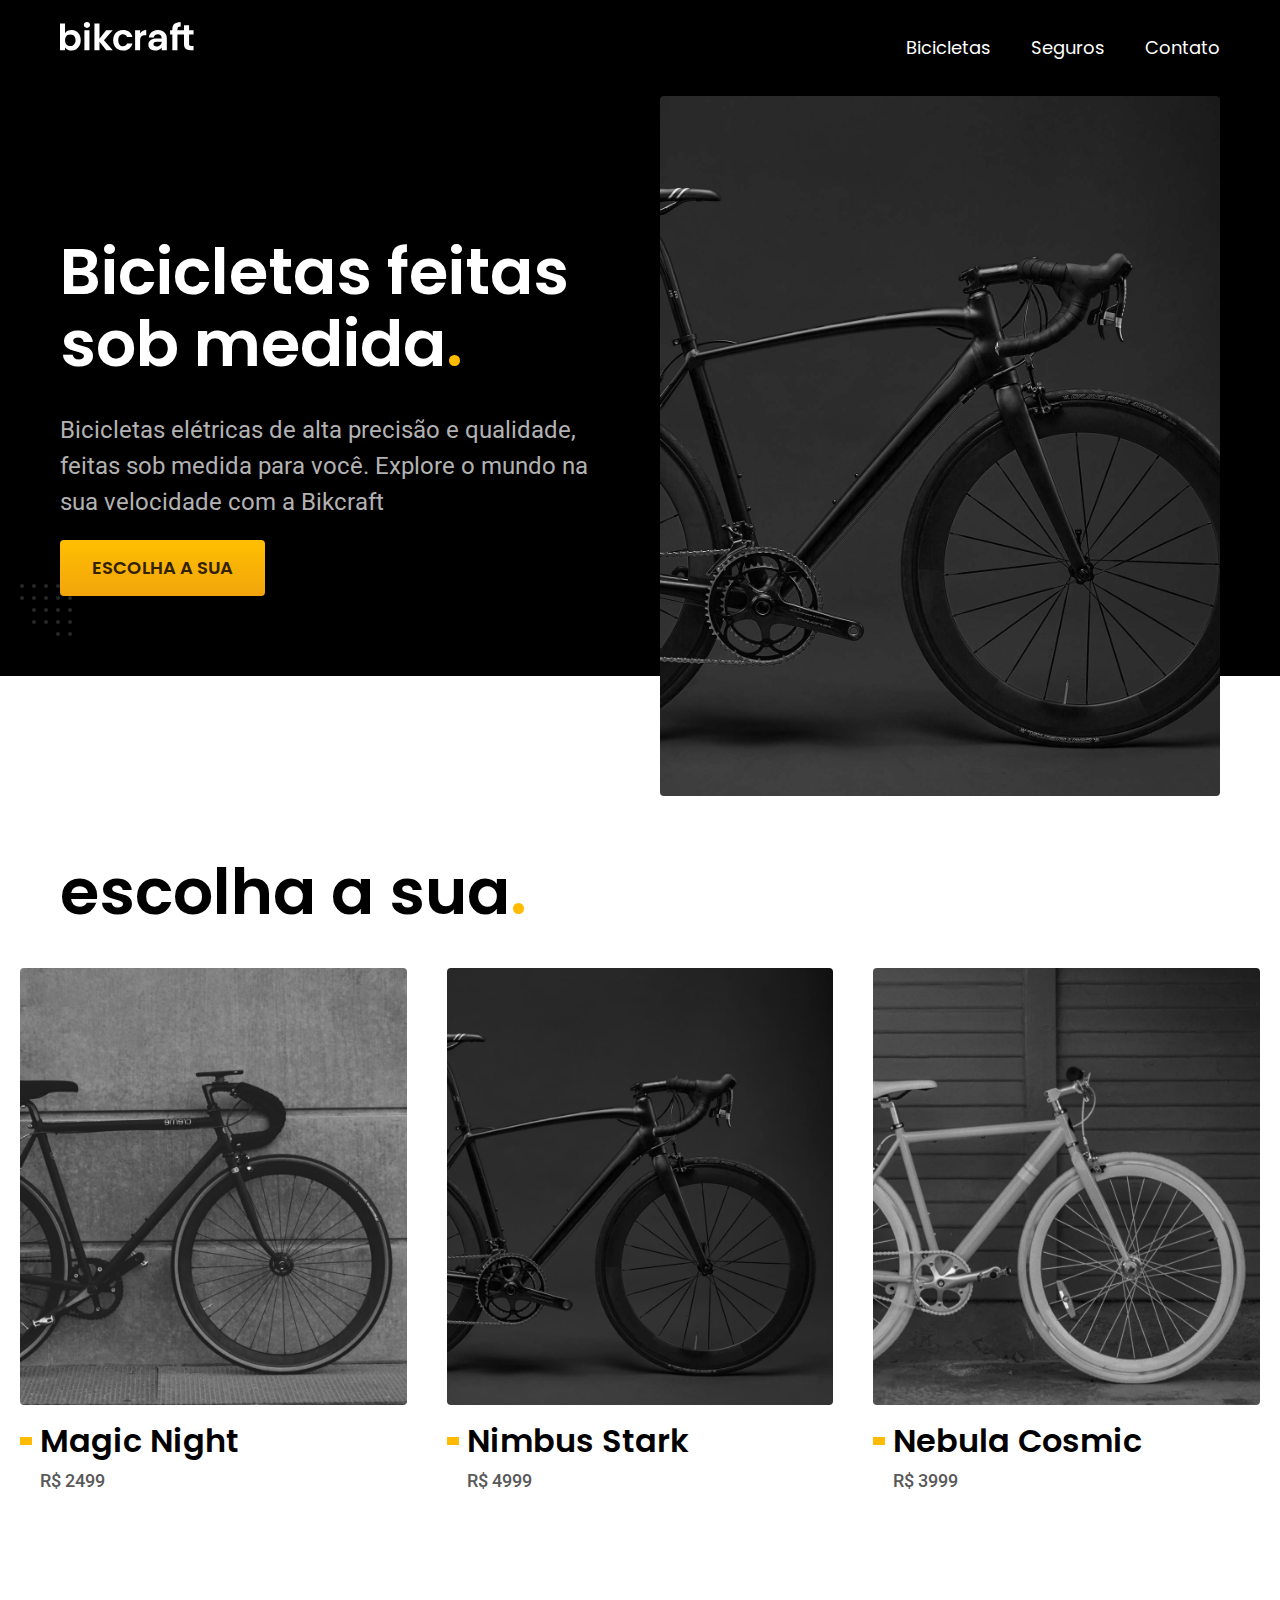
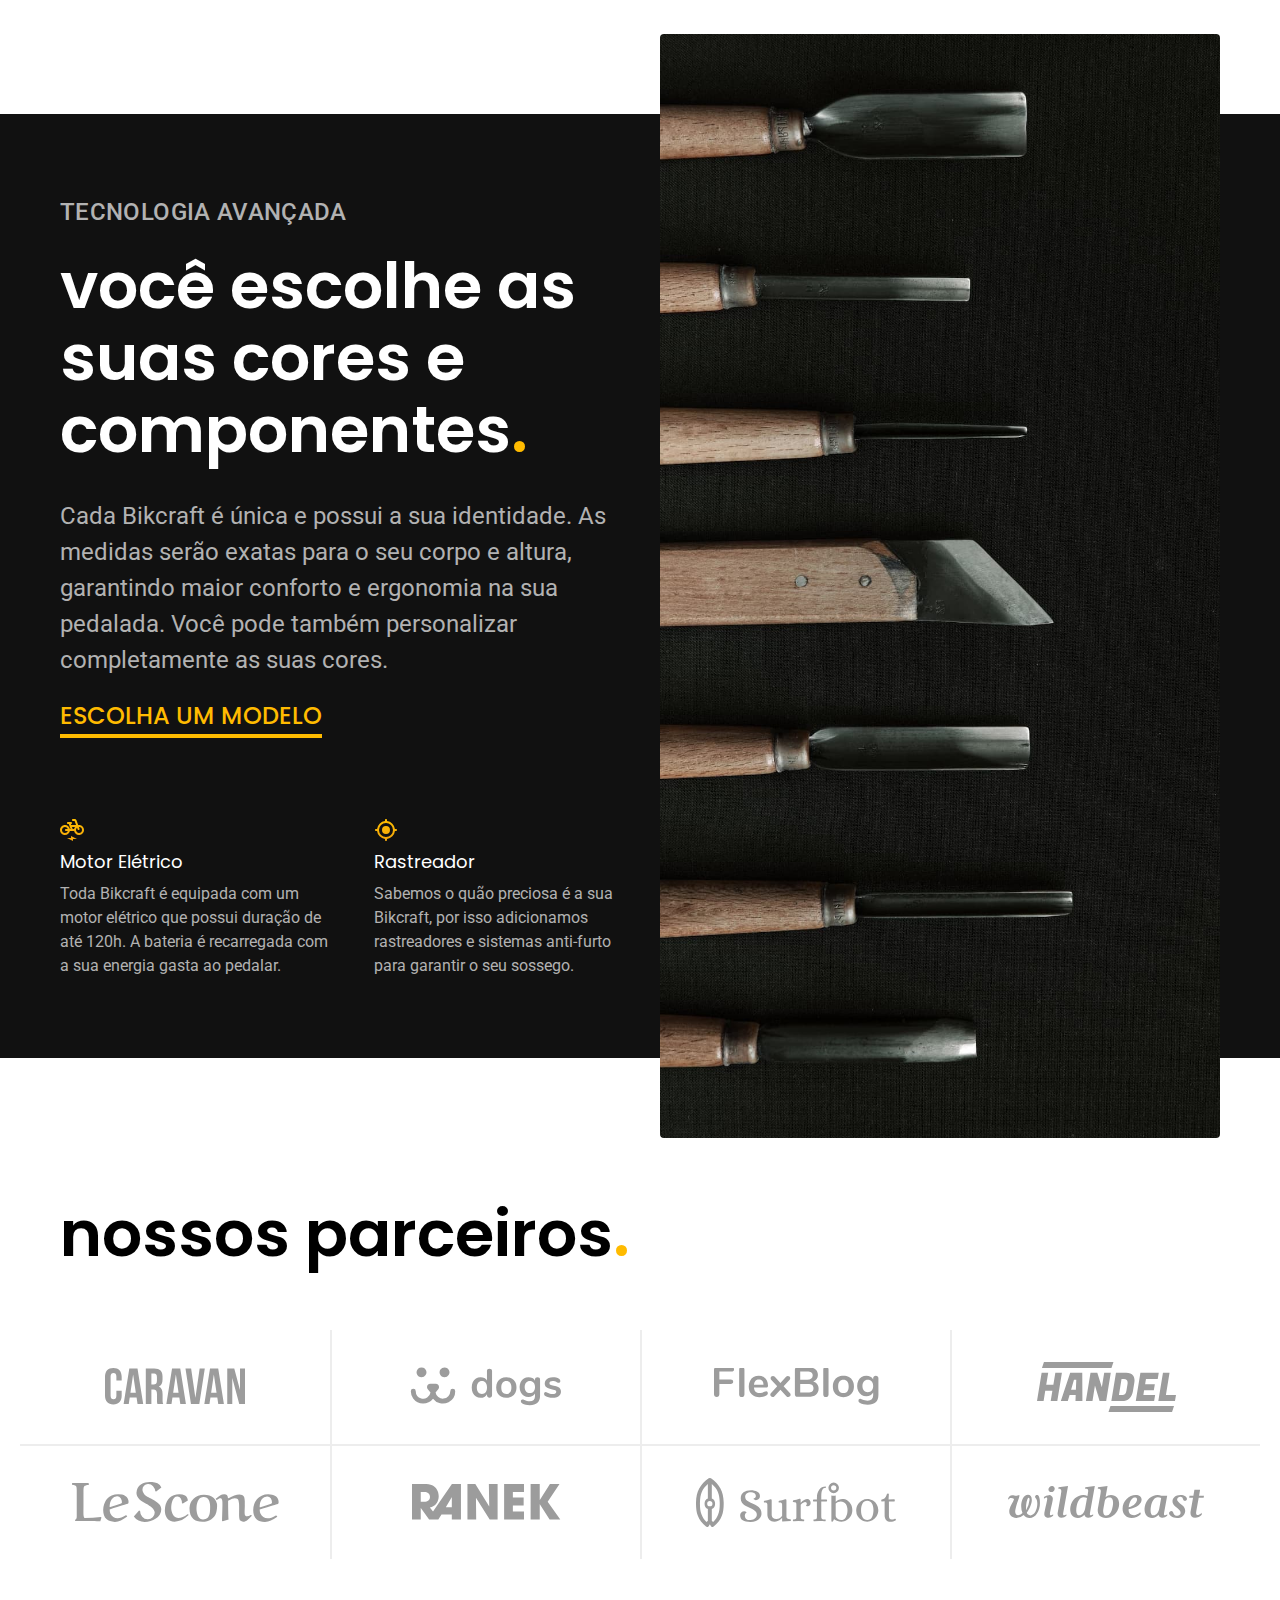
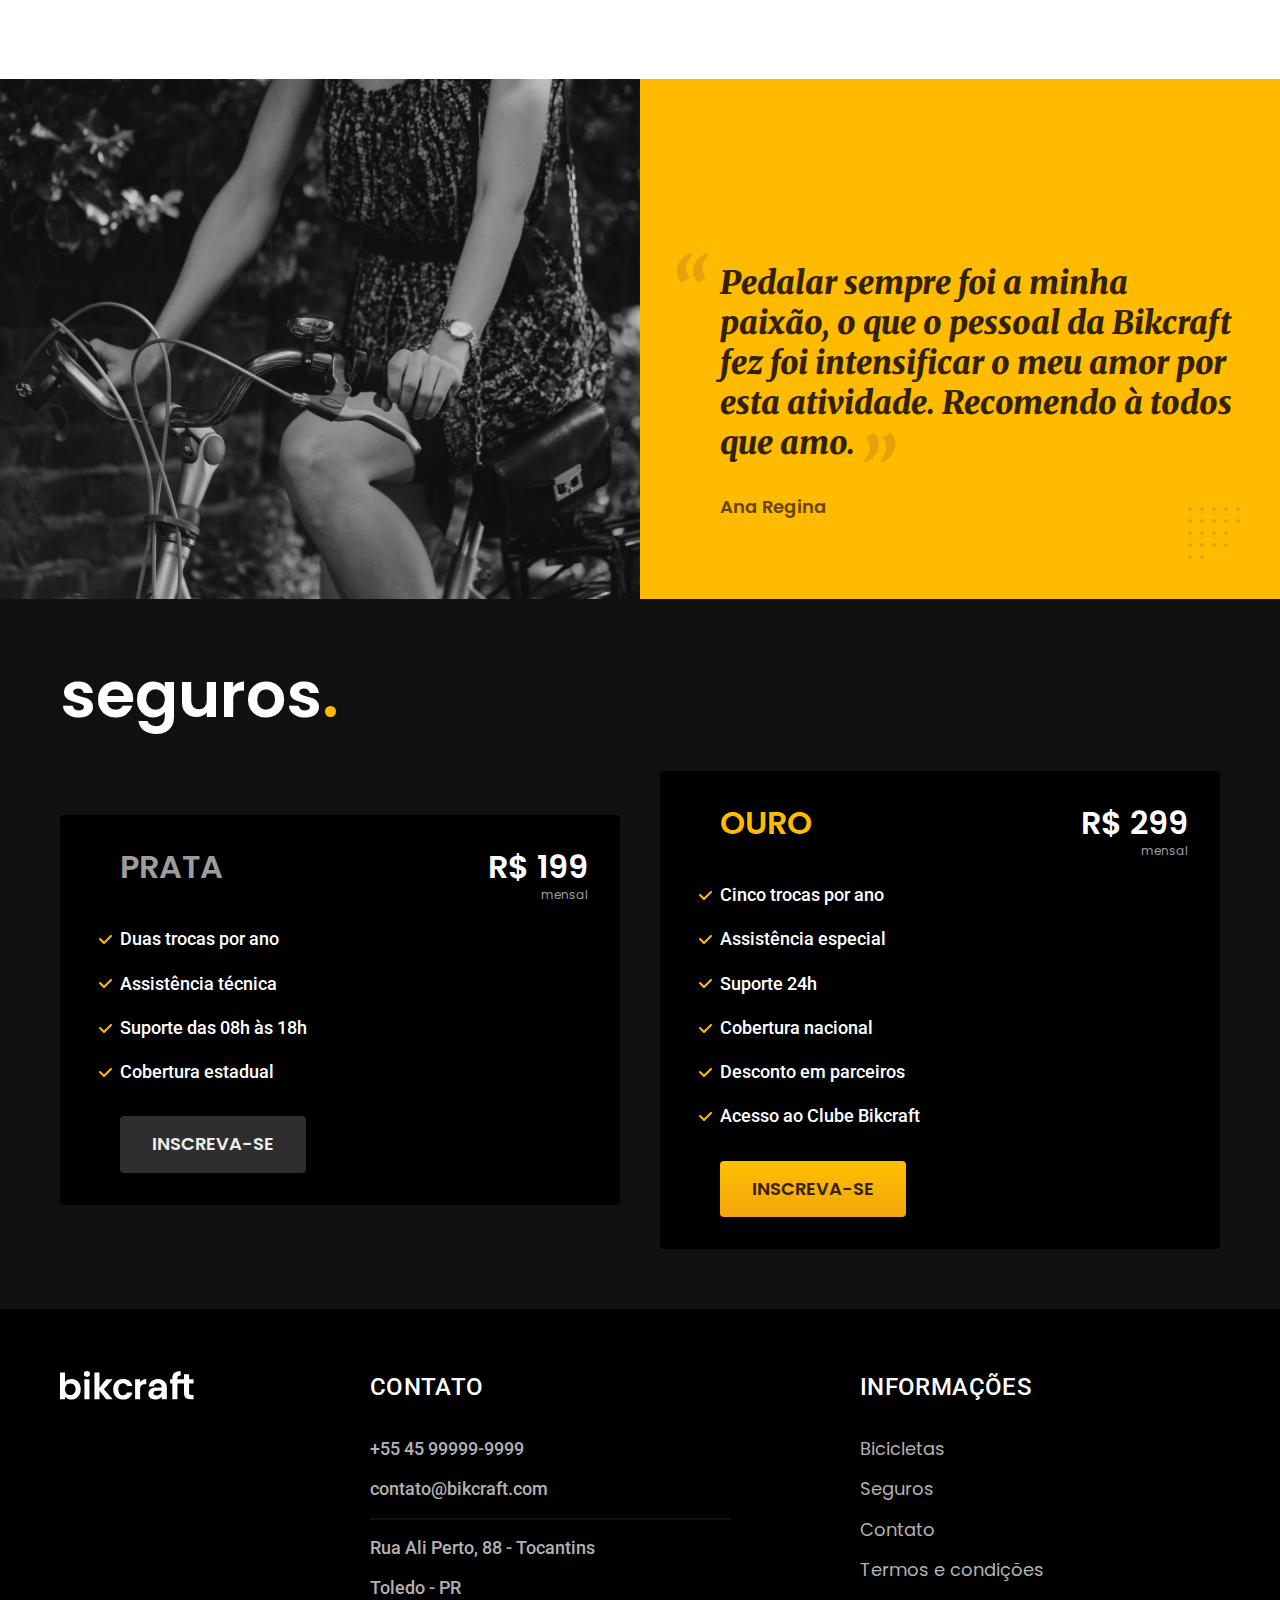
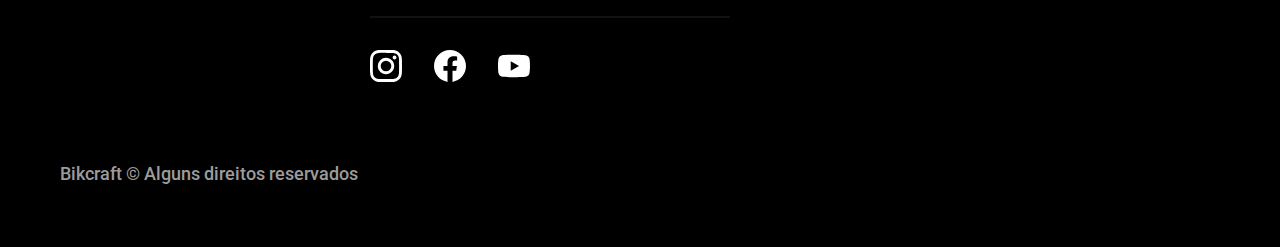
<file: index.html>
<!DOCTYPE html>
<html lang="en">
<head>
  <meta charset="UTF-8">
  <meta http-equiv="X-UA-Compatible" content="IE=edge">
  <meta name="viewport" content="width=device-width, initial-scale=1.0">
  <title>Bikcraft - Bicicletas Elétricas</title>
  <meta name="description" content="Bicicletas elétricas de alta precisão e qualidade, feitas sob medida para você. Explore o mundo na sua velocidade com a Bikcraft.">
  <link rel="icon" href="./favicon.svg" type="image/svg+xml">
  <link rel="preload" href="./css/style.min.css" as="style">
  <link rel="stylesheet" href="./css/style.min.css">
  <link rel="preconnect" href="https://fonts.googleapis.com">
  <link rel="preconnect" href="https://fonts.gstatic.com" crossorigin>
  <link href="https://fonts.googleapis.com/css2?family=Merriweather:ital,wght@1,900&family=Poppins:wght@400;600&family=Roboto:wght@400;500&display=swap" rel="stylesheet">
  <script>document.documentElement.classList.add('js');</script>
</head>

<body>
  <header class="header-bg">
    <div class="header container">
      <a href="./">
        <img src="./img/bikcraft.svg" width="136" height="32" alt="Bikcraft" >
      </a>
      <nav aria-label="primaria">
        <ul class="header-menu font-1-m cor-0">
          <li><a href="./bicicletas.html">Bicicletas</a></li>
          <li><a href="./seguros.html">Seguros</a></li>
          <li><a href="./contato.html">Contato</a></li>
        </ul>
      </nav>
    </div>
  </header>  
  
  <main class="introducao-bg">
    <div class="introducao container">
      <div class="introducao-conteudo">
        <h1 class="font-1-xxl cor-0 fadeInDown" data-anime="200">Bicicletas feitas sob medida<span class="cor-p1">.</span></h1>
        <p class="font-2-l cor-5 fadeInDown" data-anime="400">Bicicletas elétricas de alta precisão e qualidade, feitas sob medida para você. Explore o mundo na sua velocidade com a Bikcraft</p>
        <a class="botao fadeInDown" data-anime="600" href="./bicicletas.html">Escolha a sua</a>
      </div>
      <picture data-anime="800" class="fadeInDown">
        <source media="(max-width: 800px)" srcset="./img/bicicletas/nimbus.jpg">
        <img src="./img/fotos/introducao.jpg" width="1280" height="1600" alt="Bicicleta elétrica preta">
      </picture>
    </div>
  </main>
  
  <article class="bicicletas-lista">
    <h2 class="container font-1-xxl">escolha a sua<span class="cor-p1">.</span></h2>
    <ul>
      <li>
        <a href="./bicicletas/magic.html">
        <img src="./img/bicicletas/magic-home.jpg" alt="">
        <h3 class="font-1-xl">Magic Night</h3>
        <span class="font-2-m cor-8">R$ 2499</span>
        </a>
      </li>
      <li>
        <a href="./bicicletas/nimbus.html">
        <img src="./img/bicicletas/nimbus-home.jpg" alt="">
        <h3 class="font-1-xl">Nimbus Stark</h3>
        <span class="font-2-m cor-8">R$ 4999</span>
        </a>
      </li>
      <li>
        <a href="./bicicletas/nebula.html">
        <img src="./img/bicicletas/nebula-home.jpg" alt="">
        <h3 class="font-1-xl">Nebula Cosmic</h3>
        <span class="font-2-m cor-8">R$ 3999</span>
        </a>
      </li>
    </ul>
  </article>
  
  <article class="tecnlogia-bg">
    <div class="tecnologia container">
      <div class="tecnologia-conteudo">
        <span class="font-2-l-b cor-5">Tecnologia avançada</span>
        <h2 class="font-1-xxl cor-0">você escolhe as suas cores e componentes<span class="cor-p1">.</span></h2>
        <p class="font-2-l cor-5">Cada Bikcraft é única e possui a sua identidade. As medidas serão exatas para o seu corpo e altura, garantindo maior conforto e ergonomia na sua pedalada. Você pode também personalizar completamente as suas cores.</p>
        <a class="link" href="./bicicletas.html">Escolha um modelo</a>
        <div class="tecnologia-vantagens">
          <div>
            <img src="./img/icones/eletrica.svg" alt="">
            <h3 class="font-1-m cor-0">Motor Elétrico</h3>
            <p class="font-2-s cor-5">Toda Bikcraft é equipada com um motor elétrico que possui duração de até 120h. A bateria é recarregada com a sua energia gasta ao pedalar.</p>
          </div>
          <div>
            <img src="./img/icones/rastreador.svg" alt="">
            <h3 class="font-1-m cor-0">Rastreador</h3>
            <p class="font-2-s cor-5">Sabemos o quão preciosa é a sua Bikcraft, por isso adicionamos rastreadores e sistemas anti-furto para garantir o seu sossego.</p>
          </div>
        </div>
      </div>
      <div class="tecnologia-imagem">
        <img src="./img/fotos/tecnologia.jpg" alt="">
      </div>
    </div>
  </article>

  <section class="parceiros" aria-label="Nossos Parceiros">
    <h2 class="container font-1-xxl">nossos parceiros<span class="cor-p1">.</span></h2>

    <ul>
      <li><img src="./img/parceiros/caravan.svg" alt="caravan"></li>
      <li><img src="./img/parceiros/dogs.svg" alt="dogs"></li>
      <li><img src="./img/parceiros/flexblog.svg" alt="flexblog"></li>
      <li><img src="./img/parceiros/handel.svg" alt="handel"></li>
      <li><img src="./img/parceiros/lescone.svg" alt="lescone"></li>
      <li><img src="./img/parceiros/ranek.svg" alt="ranek"></li>
      <li><img src="./img/parceiros/surfbot.svg" alt="surfbot"></li>
      <li><img src="./img/parceiros/wildbeast.svg" alt="wildbeast"></li>
    </ul>
  </section>

  <section class="depoimento" aria-label="Depoimento">
    <div>
      <img src="./img/fotos/depoimento.jpg" alt="Pessoa pedalando">
    </div>
    <div class="depoimento-conteudo">
      <blockquote class="font-1-xl cor-p5">
        <p>Pedalar sempre foi a minha paixão, o que o pessoal da Bikcraft fez foi intensificar o meu amor por esta atividade. Recomendo à todos que amo.</p>
      </blockquote>
      <span class="font-1-m-b cor-p4">Ana Regina</span>
    </div>
  </section>

  <article class="seguros-bg">
    <div class="seguros container">
      <h2 class="font-1-xxl cor-0">seguros<span class="cor-p1">.</span></h2>
      <div class="seguros-item">
        <h3 class="font-1-xl cor-6">PRATA</h3>
        <span class="font-1-xl cor-0">R$ 199 <span class="font-1-xs cor-6">mensal</span></span>
        <ul class="font-2-m cor-0">
          <li>Duas trocas por ano</li>
          <li>Assistência técnica</li>
          <li>Suporte das 08h às 18h</li>
          <li>Cobertura estadual</li>
        </ul>
        <a class="botao secundario" href="./orcamento.html">Inscreva-se</a>
      </div>
      <div class="seguros-item">
        <h3 class="font-1-xl cor-p1">OURO</h3>
        <span class="font-1-xl cor-0">R$ 299 <span class="font-1-xs cor-6">mensal</span></span>
        <ul class="font-2-m cor-0">
          <li>Cinco trocas por ano</li>
          <li>Assistência especial</li>
          <li>Suporte 24h</li>
          <li>Cobertura nacional</li>
          <li>Desconto em parceiros</li>
          <li>Acesso ao Clube Bikcraft</li>
        </ul>
        <a class="botao" href="./orcamento.html">Inscreva-se</a>
      </div>
    </div>
  </article>

  <footer class="footer-bg">
    <div class="footer container">
      <img src="./img/bikcraft.svg" alt="Bikcraft">
      <div class="footer-contato">
        <h3 class="font-2-l-b cor-0">Contato</h3>
        <ul class="font-2-m cor-5">
          <li><a href="tel:+5545999999999">+55 45 99999-9999</a></li>
          <li><a href="mailto:contato@bikcraft.com">contato@bikcraft.com</a></li>
          <li>Rua Ali Perto, 88 - Tocantins</li>
          <li>Toledo - PR</li>
        </ul>
        <div class="footer-redes">
          <a href="./">
            <img src="./img/redes/instagram.svg" alt="instagram">
          </a>
          <a href="./">
            <img src="./img/redes/facebook.svg" alt="facebook">
          </a>
          <a href="./">
            <img src="./img/redes/youtube.svg" alt="youtube">
          </a>
        </div>
      </div>
      <div class="footer-informacoes">
        <h3 class="font-2-l-b cor-0">Informações</h3>
        <nav>
          <ul class="font-1-m cor-5">
              <li><a href="./bicicletas.html">Bicicletas</a></li>
              <li><a href="./seguros.html">Seguros</a></li>
              <li><a href="./contato.html">Contato</a></li>
              <li><a href="./termos.html">Termos e condições</a></li>
          </ul>
        </nav>
      </div>
      <p class="footer-copy font-2-m cor-6">Bikcraft © Alguns direitos reservados</p>
    </div>
  </footer>

  <script src="./js/plugins/simple-anime.js"></script>
  <script src="./js/script.js"></script>
</body>

</html>
</file>
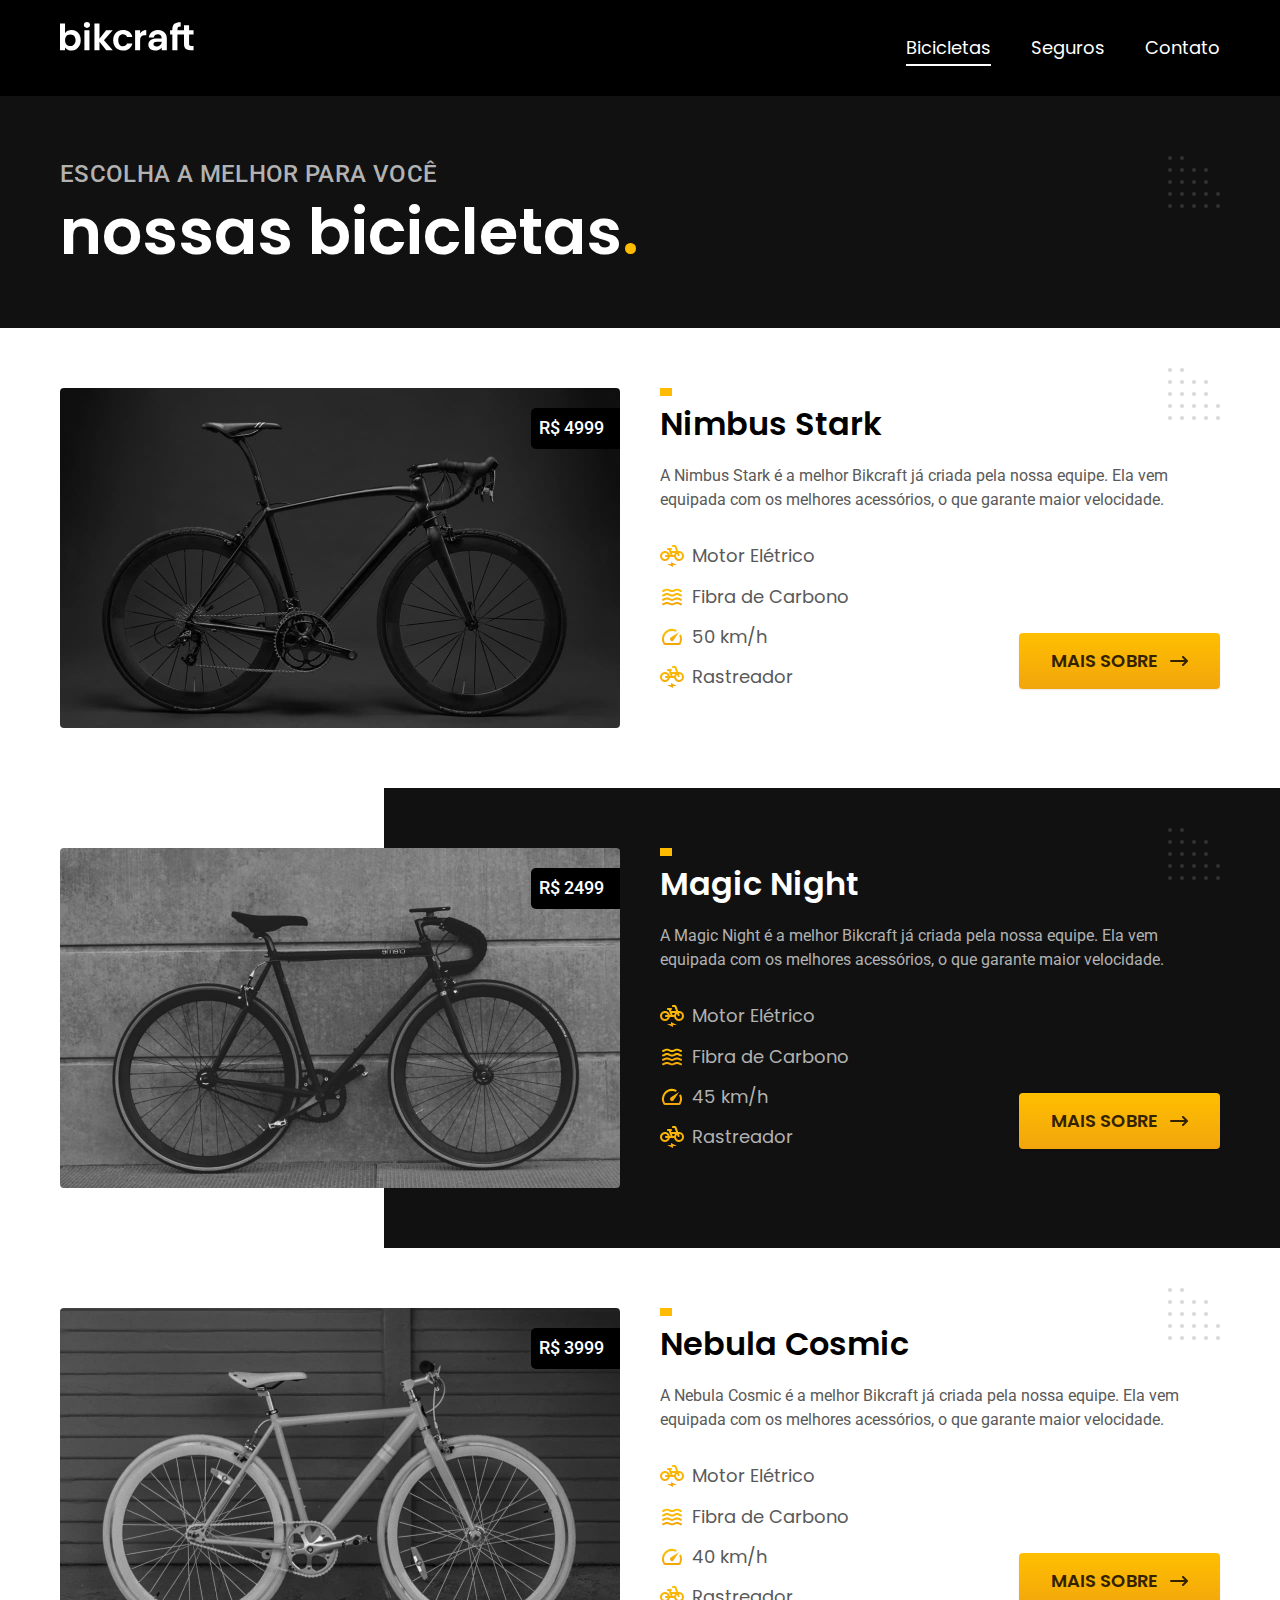
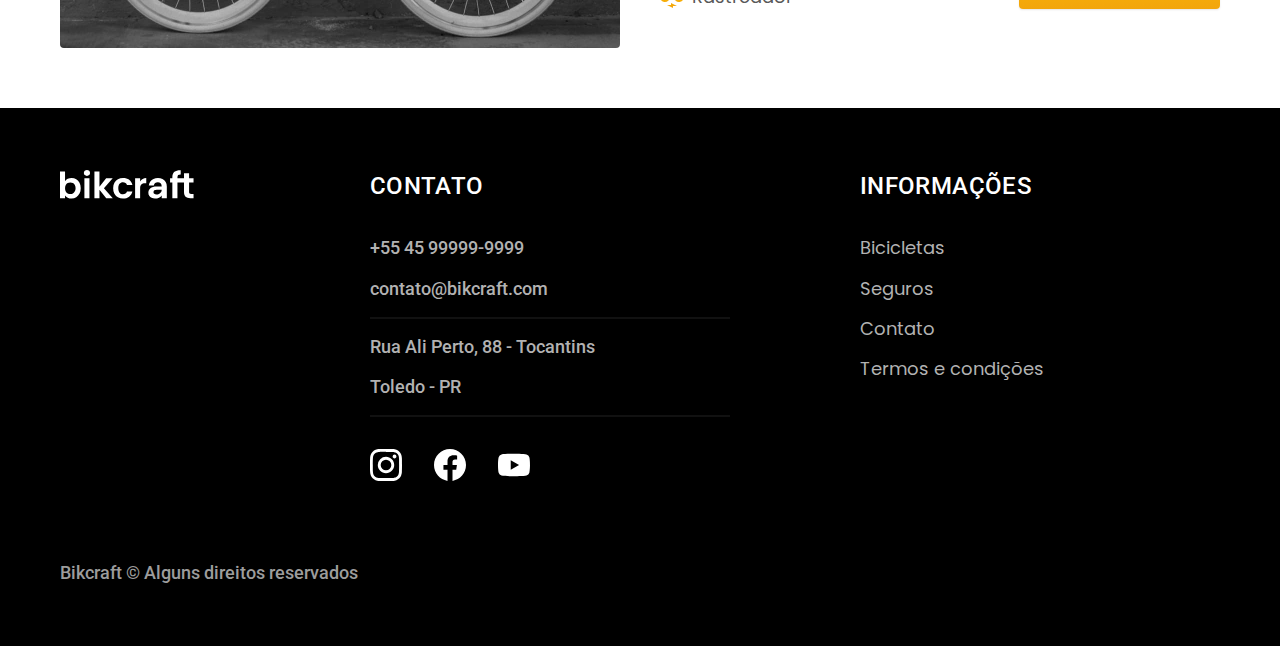
<file: bicicletas.html>
<!DOCTYPE html>
<html lang="en">
<head>
  <meta charset="UTF-8">
  <meta http-equiv="X-UA-Compatible" content="IE=edge">
  <meta name="viewport" content="width=device-width, initial-scale=1.0">
  <title>Bicicletas | Bikcraft</title>
  <meta name="description" content="Termos e condições">
  <link rel="icon" href="./favicon.svg" type="image/svg+xml">
  <link rel="preload" href="./css/style.min.css" as="style">
  <link rel="stylesheet" href="./css/style.min.css">
  <link rel="preconnect" href="https://fonts.googleapis.com">
  <link rel="preconnect" href="https://fonts.gstatic.com" crossorigin>
  <link href="https://fonts.googleapis.com/css2?family=Merriweather:ital,wght@1,900&family=Poppins:wght@400;600&family=Roboto:wght@400;500&display=swap" rel="stylesheet">
<script>document.documentElement.classList.add('js');</script>
</head>

<body id="bicicletas">
  <header class="header-bg">
    <div class="header container">
      <a href="./">
        <img src="./img/bikcraft.svg" alt="Bikcraft">
      </a>
      <nav aria-label="primaria">
        <ul class="header-menu font-1-m cor-0">
          <li><a href="./bicicletas.html">Bicicletas</a></li>
          <li><a href="./seguros.html">Seguros</a></li>
          <li><a href="./contato.html">Contato</a></li>
        </ul>
      </nav>
    </div>
  </header>  

  <main>
    <div class="titulo-bg">
      <div class="titulo container">
        <p class="font-2-l-b cor-5">Escolha a melhor para você</p>
        <h1 class="font-1-xxl cor-0">nossas bicicletas<span class="cor-p1">.</span></h1>
      </div>
    </div>

    
      <div class="bicicletas container">
        <div class="bicicletas-imagem">
          <img src="./img/bicicletas/nimbus.jpg" alt="Bicicleta preta">
          <span class="font-2-m cor-0">R$ 4999</span>
        </div>
        <div class="bicicletas-conteudo">
          <h2 class="font-1-xl">Nimbus Stark</h2>
          <p class="font-2-s cor-8">A Nimbus Stark é a melhor Bikcraft já criada pela nossa equipe. Ela vem equipada com os melhores acessórios, o que garante maior velocidade.</p>
          <ul class="font-1-m cor-8">
            <li> 
              <img src="./img/icones/eletrica.svg" alt="">
              Motor Elétrico
            </li>
            <li> 
              <img src="./img/icones/carbono.svg" alt="">
              Fibra de Carbono
            </li>
            <li> 
              <img src="./img/icones/velocidade.svg" alt="">
              50 km/h
            </li>
            <li> 
              <img src="./img/icones/eletrica.svg" alt="">
              Rastreador
            </li>
          </ul>
          <a class="botao seta" href="./bicicletas/nimbus.html">Mais Sobre</a>
        </div>
      </div>
    

    <div class="bicicletas-bg">
      <div class="bicicletas container">
        <div class="bicicletas-imagem">
          <img src="./img/bicicletas/magic.jpg" alt="Bicicleta cinza">
          <span class="font-2-m cor-0">R$ 2499</span>
        </div>
        <div class="bicicletas-conteudo">
          <h2 class="font-1-xl cor-0">Magic Night</h2>
          <p class="font-2-s cor-5">A Magic Night é a melhor Bikcraft já criada pela nossa equipe. Ela vem equipada com os melhores acessórios, o que garante maior velocidade.</p>
          <ul class="font-1-m cor-5">
            <li> 
              <img src="./img/icones/eletrica.svg" alt="">
              Motor Elétrico
            </li>
            <li> 
              <img src="./img/icones/carbono.svg" alt="">
              Fibra de Carbono
            </li>
            <li> 
              <img src="./img/icones/velocidade.svg" alt="">
              45 km/h
            </li>
            <li> 
              <img src="./img/icones/eletrica.svg" alt="">
              Rastreador
            </li>
          </ul>
          <a class="botao seta" href="./bicicletas/magic.html">Mais Sobre</a>

        </div>
      </div>
    </div>

    
      <div class="bicicletas container">
        <div class="bicicletas-imagem">
          <img src="./img/bicicletas/nebula.jpg" alt="Bicicleta branca">
          <span class="font-2-m cor-0">R$ 3999</span>
        </div>
        <div class="bicicletas-conteudo">
          <h2 class="font-1-xl">Nebula Cosmic</h2>
          <p class="font-2-s cor-8">A Nebula Cosmic é a melhor Bikcraft já criada pela nossa equipe. Ela vem equipada com os melhores acessórios, o que garante maior velocidade.</p>
          <ul class="font-1-m cor-8">
            <li> 
              <img src="./img/icones/eletrica.svg" alt="">
              Motor Elétrico
            </li>
            <li> 
              <img src="./img/icones/carbono.svg" alt="">
              Fibra de Carbono
            </li>
            <li> 
              <img src="./img/icones/velocidade.svg" alt="">
              40 km/h
            </li>
            <li> 
              <img src="./img/icones/eletrica.svg" alt="">
              Rastreador
            </li>
          </ul>
          <a class="botao seta" href="./bicicletas/nebula.html">Mais Sobre</a>
        </div>
      </div>
    

  </main>


  <footer class="footer-bg">
    <div class="footer container">
      <img src="./img/bikcraft.svg" alt="Bikcraft">
      <div class="footer-contato">
        <h3 class="font-2-l-b cor-0">Contato</h3>
        <ul class="font-2-m cor-5">
          <li><a href="tel:+5545999999999">+55 45 99999-9999</a></li>
          <li><a href="mailto:contato@bikcraft.com">contato@bikcraft.com</a></li>
          <li>Rua Ali Perto, 88 - Tocantins</li>
          <li>Toledo - PR</li>
        </ul>
        <div class="footer-redes">
          <a href="./">
            <img src="./img/redes/instagram.svg" alt="instagram">
          </a>
          <a href="./">
            <img src="./img/redes/facebook.svg" alt="facebook">
          </a>
          <a href="./">
            <img src="./img/redes/youtube.svg" alt="youtube">
          </a>
        </div>
      </div>
      <div class="footer-informacoes">
        <h3 class="font-2-l-b cor-0">Informações</h3>
        <nav>
          <ul class="font-1-m cor-5">
              <li><a href="./bicicletas.html">Bicicletas</a></li>
              <li><a href="./seguros.html">Seguros</a></li>
              <li><a href="./contato.html">Contato</a></li>
              <li><a href="./termos.html">Termos e condições</a></li>
          </ul>
        </nav>
      </div>
      <p class="footer-copy font-2-m cor-6">Bikcraft © Alguns direitos reservados</p>
    </div>
  </footer>


  <script src="./js/script.js"></script>
</body>

</html>
</file>
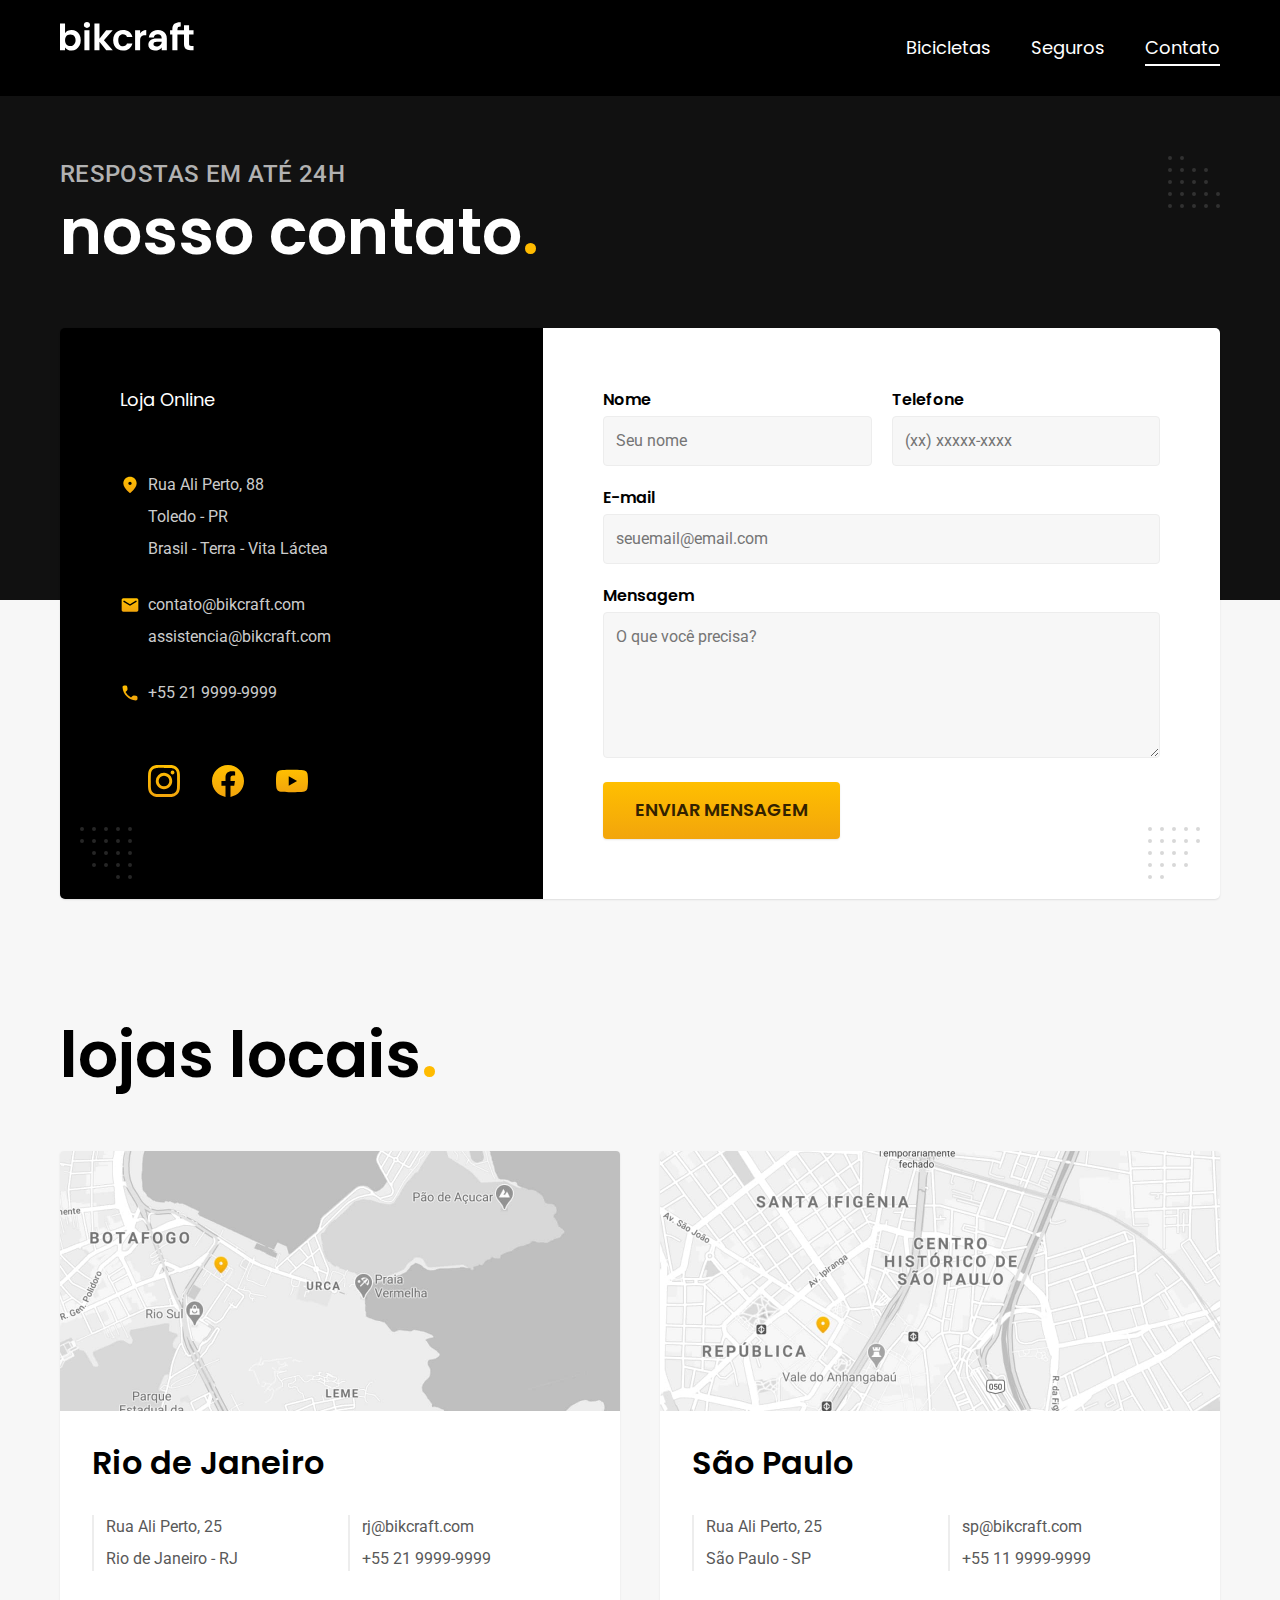
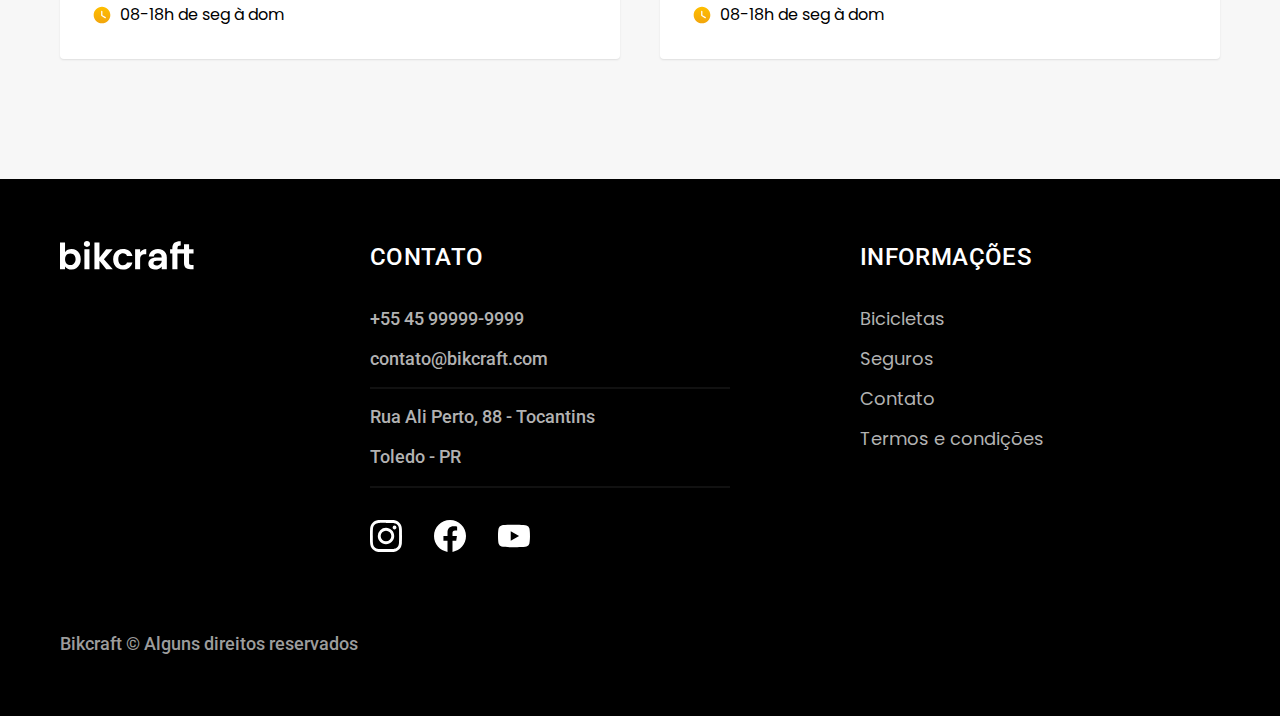
<file: contato.html>
<!DOCTYPE html>
<html lang="en">
<head>
  <meta charset="UTF-8">
  <meta http-equiv="X-UA-Compatible" content="IE=edge">
  <meta name="viewport" content="width=device-width, initial-scale=1.0">
  <title>Contato | Bikcraft</title>
  <meta name="description" content="Contato">
  <link rel="icon" href="./favicon.svg" type="image/svg+xml">
  <link rel="preload" href="./css/style.min.css" as="style">
  <link rel="stylesheet" href="./css/style.min.css">
  <link rel="preconnect" href="https://fonts.googleapis.com">
  <link rel="preconnect" href="https://fonts.gstatic.com" crossorigin>
  <link href="https://fonts.googleapis.com/css2?family=Merriweather:ital,wght@1,900&family=Poppins:wght@400;600&family=Roboto:wght@400;500&display=swap" rel="stylesheet">
<script>document.documentElement.classList.add('js');</script>
</head>

<body id="contato">
  <header class="header-bg">
    <div class="header container">
      <a href="./">
        <img src="./img/bikcraft.svg" alt="Bikcraft">
      </a>
      <nav aria-label="primaria">
        <ul class="header-menu font-1-m cor-0">
          <li><a href="./bicicletas.html">Bicicletas</a></li>
          <li><a href="./seguros.html">Seguros</a></li>
          <li><a href="./contato.html">Contato</a></li>
        </ul>
      </nav>
    </div>
  </header>  

  <main>
    <div class="titulo-bg">
      <div class="titulo container">
        <p class="font-2-l-b cor-5">Respostas em até 24h</p>
        <h1 class="font-1-xxl cor-0">nosso contato<span class="cor-p1">.</span></h1>
      </div>
    </div>

    <div class="contato container">
      <section class="contato-dados" aria-label="Endereço">
        <h2 class="font-1-m cor-0">Loja Online</h2>
        <div class="contato-endereco font-2-s cor-4">
          <p>Rua Ali Perto, 88</p>
          <p>Toledo - PR</p>
          <p>Brasil - Terra - Vita Láctea</p>
        </div>
        <address class="contato-meios font-2-s cor-4">
          <a href="mailto:contato@bikcraft.com">contato@bikcraft.com</a>
          <a href="mailto:assistencia@bikcraft.com">assistencia@bikcraft.com</a>
          <a href="tel:+552199999999">+55 21 9999-9999</a>
        </address>
        <div class="contato-redes">
          <a href="./">
            <img src="./img/redes/instagram-p.svg" alt="Instagram">
          </a>
          <a href="./">
            <img src="./img/redes/facebook-p.svg" alt="Facebook">
          </a>
          <a href="./">
            <img src="./img/redes/youtube-p.svg" alt="Youtube">
          </a>
        </div>
      </section>
      <section class="contato-formulario" aria-label="Formulário">
        <form class="form" action="./contato.html">
          <div>
            <label for="nome">Nome</label>
            <input type="text" id="nome" name="nome" placeholder="Seu nome"> 
          </div>
          <div>
            <label for="telefone">Telefone</label>
            <input type="text" id="telefone" name="telefone" placeholder="(xx) xxxxx-xxxx"> 
          </div>
          <div class="col-2">
            <label for="email">E-mail</label>
            <input type="email" id="email" name="email" placeholder="seuemail@email.com"> 
          </div>
          <div class="col-2">
            <label for="mensagem">Mensagem</label>
            <textarea rows="5" id="mensagem" name="mensagem" placeholder="O que você precisa?"></textarea> 
          </div>
        <button class="botao col-2">Enviar Mensagem</button>
        </form>
      </section>
  </main>

  <article class="lojas container">
    <h2 class="font-1-xxl">lojas locais<span class="cor-p1">.</span></h2>
    <div class="lojas-item">
      <img src="./img/lojas/rj.jpg" alt="mapa marcando o endereço em Rua Ali Perto, 25 - Rio de Janeiro - RJ">
      <div class="lojas-conteudo">
        <h3 class="font-1-xl">Rio de Janeiro</h3>
        <div class="lojas-dados font-2-s cor-8">
          <p>Rua Ali Perto, 25</p>
          <p>Rio de Janeiro - RJ</p>
        </div>
        <div class="lojas-dados font-2-s cor-8">
          <a href="mailto:rj@bikcraft.com">rj@bikcraft.com</a>
          <a href="tel:+552199999999">+55 21 9999-9999</a>
        </div>
        <p class="lojas-tempo font-1-s"><img src="./img/icones/horario.svg" alt="">08-18h de seg à dom</p>
      </div>
    </div>

    <div class="lojas-item">
      <img src="./img/lojas/sp.jpg" alt="mapa marcando o endereço em Rua Ali Perto, 25 - São Paulo - SP">
      <div class="lojas-conteudo">
        <h3 class="font-1-xl">São Paulo</h3>
        <div class="lojas-dados font-2-s cor-8">
          <p>Rua Ali Perto, 25</p>
          <p>São Paulo - SP</p>
        </div>
        <div class="lojas-dados font-2-s cor-8">
          <a href="mailto:sp@bikcraft.com">sp@bikcraft.com</a>
          <a href="tel:+551199999999">+55 11 9999-9999</a>
        </div>
        <p class="lojas-tempo font-1-s"><img src="./img/icones/horario.svg" alt="">08-18h de seg à dom</p>
      </div>
    </div>
  </article>

  <footer class="footer-bg">
    <div class="footer container">
      <img src="./img/bikcraft.svg" alt="Bikcraft">
      <div class="footer-contato">
        <h3 class="font-2-l-b cor-0">Contato</h3>
        <ul class="font-2-m cor-5">
          <li><a href="tel:+5545999999999">+55 45 99999-9999</a></li>
          <li><a href="mailto:contato@bikcraft.com">contato@bikcraft.com</a></li>
          <li>Rua Ali Perto, 88 - Tocantins</li>
          <li>Toledo - PR</li>
        </ul>
        <div class="footer-redes">
          <a href="./">
            <img src="./img/redes/instagram.svg" alt="instagram">
          </a>
          <a href="./">
            <img src="./img/redes/facebook.svg" alt="facebook">
          </a>
          <a href="./">
            <img src="./img/redes/youtube.svg" alt="youtube">
          </a>
        </div>
      </div>
      <div class="footer-informacoes">
        <h3 class="font-2-l-b cor-0">Informações</h3>
        <nav>
          <ul class="font-1-m cor-5">
              <li><a href="./bicicletas.html">Bicicletas</a></li>
              <li><a href="./seguros.html">Seguros</a></li>
              <li><a href="./contato.html">Contato</a></li>
              <li><a href="./termos.html">Termos e condições</a></li>
          </ul>
        </nav>
      </div>
      <p class="footer-copy font-2-m cor-6">Bikcraft © Alguns direitos reservados</p>
    </div>
  </footer>


  <script src="./js/script.js"></script>
</body>

</html>
</file>
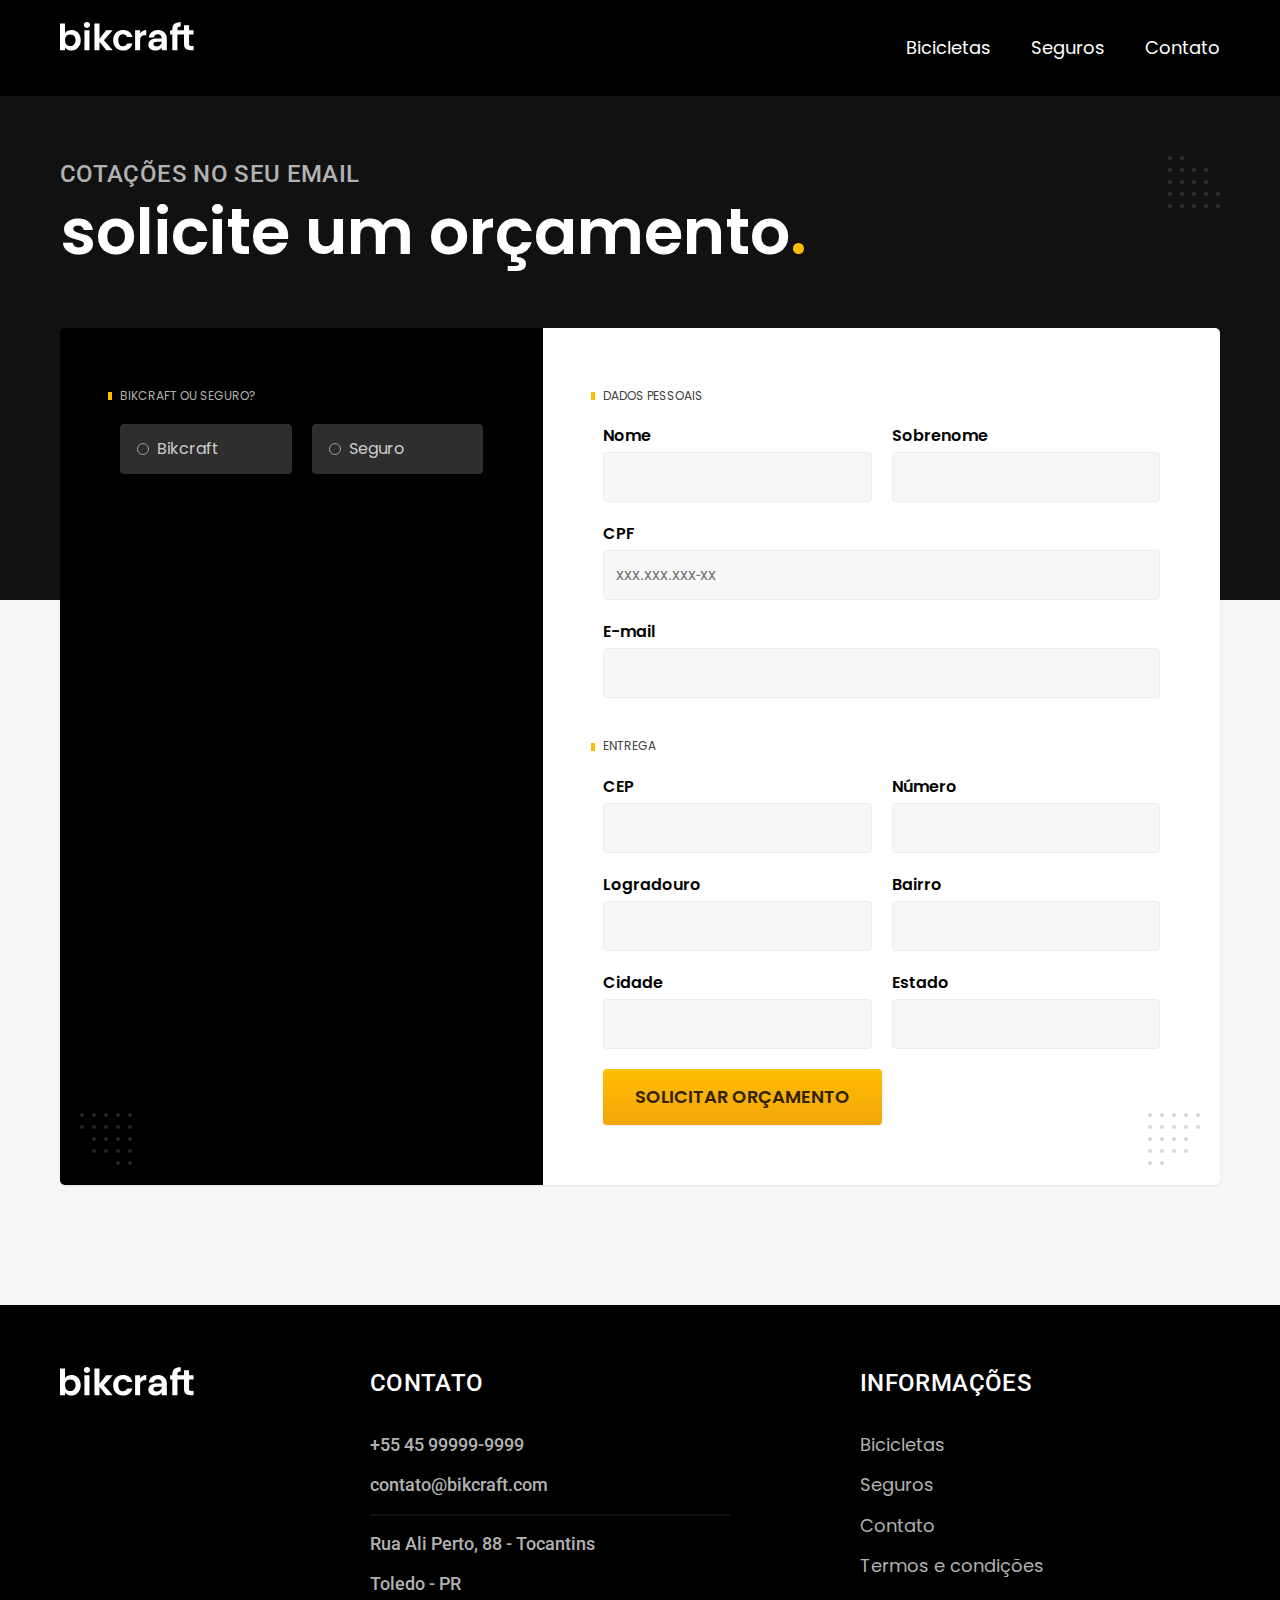
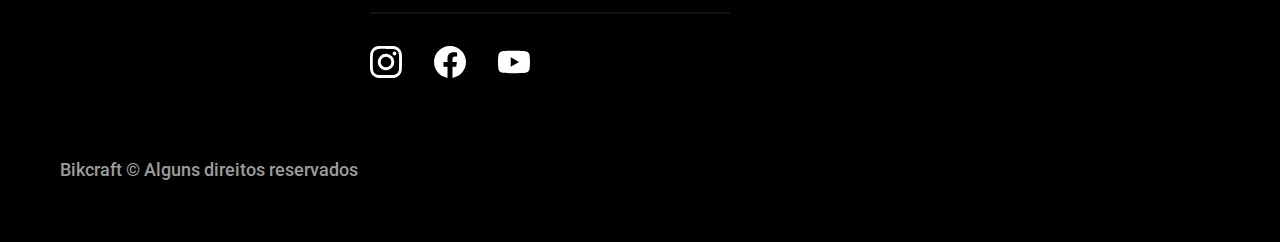
<file: orcamento.html>
<!DOCTYPE html>
<html lang="en">
<head>
  <meta charset="UTF-8">
  <meta http-equiv="X-UA-Compatible" content="IE=edge">
  <meta name="viewport" content="width=device-width, initial-scale=1.0">
  <title>Orçamento | Bikcraft</title>
  <meta name="description" content="Orçamento">
  <link rel="icon" href="./favicon.svg" type="image/svg+xml">
  <link rel="preload" href="./css/style.min.css" as="style">
  <link rel="stylesheet" href="./css/style.min.css">
  <link rel="preconnect" href="https://fonts.googleapis.com">
  <link rel="preconnect" href="https://fonts.gstatic.com" crossorigin>
  <link href="https://fonts.googleapis.com/css2?family=Merriweather:ital,wght@1,900&family=Poppins:wght@400;600&family=Roboto:wght@400;500&display=swap" rel="stylesheet">
<script>document.documentElement.classList.add('js');</script>
</head>

<body id="orcamento">
  <header class="header-bg">
    <div class="header container">
      <a href="./">
        <img src="./img/bikcraft.svg" alt="Bikcraft">
      </a>
      <nav aria-label="primaria">
        <ul class="header-menu font-1-m cor-0">
          <li><a href="./bicicletas.html">Bicicletas</a></li>
          <li><a href="./seguros.html">Seguros</a></li>
          <li><a href="./contato.html">Contato</a></li>
        </ul>
      </nav>
    </div>
  </header>  

  <main>
    <div class="titulo-bg">
      <div class="titulo container">
        <p class="font-2-l-b cor-5">Cotações no seu email</p>
        <h1 class="font-1-xxl cor-0">solicite um orçamento<span class="cor-p1">.</span></h1>
      </div>
    </div>

    <form class="orcamento container" action="./">
      <div class="orcamento-produto">
        <h2 class="font-1-xs cor-5">Bikcraft ou Seguro?</h2>

        <input type="radio" name="tipo" value="bikcraft" id="bikcraft">
        <label for="bikcraft">Bikcraft</label> 

        <input type="radio" name="tipo" value="seguro" id="seguro">
        <label for="seguro">Seguro</label> 

        <div class="orcamento-conteudo" id="orcamento-bikcraft">
          <h2 class="font-1-xs cor-5">Escolha a sua</h2>
          <input type="radio" name="produto" value="nimbus" id="nimbus">
          <label for="nimbus">Nimbus Stark <span>R$ 4999</span></label>
          <div class="orcamento-detalhes">
            <ul class="font-1-xs cor-8">
              <li><img src="./img/icones/eletrica.svg" alt=""> Motor Elétrico</li>
              <li><img src="./img/icones/carbono.svg" alt=""> Fibra de Carbono</li>
              <li><img src="./img/icones/velocidade.svg" alt=""> 50 km/h</li>
              <li><img src="./img/icones/rastreador.svg" alt=""> Rastreador</li>
            </ul>
            <img src="./img/bicicletas/nimbus.jpg" alt="Bicicleta preta">
          </div>

          <input type="radio" name="produto" value="magic" id="magic">
          <label for="magic">Magic Night <span>R$ 2499</span></label>
          <div class="orcamento-detalhes">
            <ul class="font-1-xs cor-8">
              <li><img src="./img/icones/eletrica.svg" alt=""> Motor Elétrico</li>
              <li><img src="./img/icones/carbono.svg" alt=""> Fibra de Carbono</li>
              <li><img src="./img/icones/velocidade.svg" alt=""> 45 km/h</li>
              <li><img src="./img/icones/rastreador.svg" alt=""> Rastreador</li>
            </ul>
            <img src="./img/bicicletas/magic.jpg" alt="Bicicleta preta">
          </div>

          <input type="radio" name="produto" value="nebula" id="nebula">
          <label for="nebula">Nebula Cosmic <span>R$ 3999</span></label>
          <div class="orcamento-detalhes">
            <ul class="font-1-xs cor-8">
              <li><img src="./img/icones/eletrica.svg" alt=""> Motor Elétrico</li>
              <li><img src="./img/icones/carbono.svg" alt=""> Fibra de Carbono</li>
              <li><img src="./img/icones/velocidade.svg" alt=""> 40 km/h</li>
              <li><img src="./img/icones/rastreador.svg" alt=""> Rastreador</li>
            </ul>
            <img src="./img/bicicletas/nebula.jpg" alt="Bicicleta branca">
          </div>
        </div>

        <div class="orcamento-conteudo" id="orcamento-seguro">
          <h2 class="font-1-xs cor-5">Escolha o plano</h2>
          <input type="radio" name="produto" value="prata" id="prata">
          <label for="prata">Prata <span>R$ 199</span></label>

          <input type="radio" name="produto" value="ouro" id="ouro">
          <label for="ouro">Ouro <span>R$ 299</span></label>
        </div>
      </div>
      <div class="orcamento-dados form"> 
        <h2 class="font-1-xs cor-9 col-2">dados pessoais</h2>
        <div>
          <label for="nome">Nome</label>
          <input type="text" id="nome" name="nome"> 
        </div>
        <div>
          <label for="sobrenome">Sobrenome</label>
          <input type="text" id="sobrenome" name="sobrenome"> 
        </div>
        <div class="col-2">
          <label for="cpf">CPF</label>
          <input type="text" id="cpf" name="cpf" placeholder="xxx.xxx.xxx-xx"> 
        </div>
        <div class="col-2">
          <label for="email">E-mail</label>
          <input type="email" id="email" name="email"> 
        </div>
        <h2 class="font-1-xs cor-9 col-2">entrega</h2>
        <div>
          <label for="cep">CEP</label>
          <input type="text" id="cep" name="cep"> 
        </div>
        <div>
          <label for="numero">Número</label>
          <input type="text" id="numero" name="numero">
        </div>
        <div>
          <label for="logradouro">Logradouro</label>
          <input type="text" id="logradouro" name="logradouro">
        </div>
        <div>
          <label for="bairro">Bairro</label>
          <input type="text" id="bairro" name="bairro">
        </div>
        <div>
          <label for="cidade">Cidade</label>
          <input type="text" id="cidade" name="cidade">
        </div>
        <div>
          <label for="estado">Estado</label>
          <input type="text" id="estado" name="estado">
        </div>
        <button class="botao col-2">Solicitar Orçamento</button>
      </div>
    </form>

  </main>


  <footer class="footer-bg">
    <div class="footer container">
      <img src="./img/bikcraft.svg" alt="Bikcraft">
      <div class="footer-contato">
        <h3 class="font-2-l-b cor-0">Contato</h3>
        <ul class="font-2-m cor-5">
          <li><a href="tel:+5545999999999">+55 45 99999-9999</a></li>
          <li><a href="mailto:contato@bikcraft.com">contato@bikcraft.com</a></li>
          <li>Rua Ali Perto, 88 - Tocantins</li>
          <li>Toledo - PR</li>
        </ul>
        <div class="footer-redes">
          <a href="./">
            <img src="./img/redes/instagram.svg" alt="instagram">
          </a>
          <a href="./">
            <img src="./img/redes/facebook.svg" alt="facebook">
          </a>
          <a href="./">
            <img src="./img/redes/youtube.svg" alt="youtube">
          </a>
        </div>
      </div>
      <div class="footer-informacoes">
        <h3 class="font-2-l-b cor-0">Informações</h3>
        <nav>
          <ul class="font-1-m cor-5">
              <li><a href="./bicicletas.html">Bicicletas</a></li>
              <li><a href="./seguros.html">Seguros</a></li>
              <li><a href="./contato.html">Contato</a></li>
              <li><a href="./termos.html">Termos e condições</a></li>
          </ul>
        </nav>
      </div>
      <p class="footer-copy font-2-m cor-6">Bikcraft © Alguns direitos reservados</p>
    </div>
  </footer>


  <script src="./js/script.js"></script>
</body>

</html>
</file>
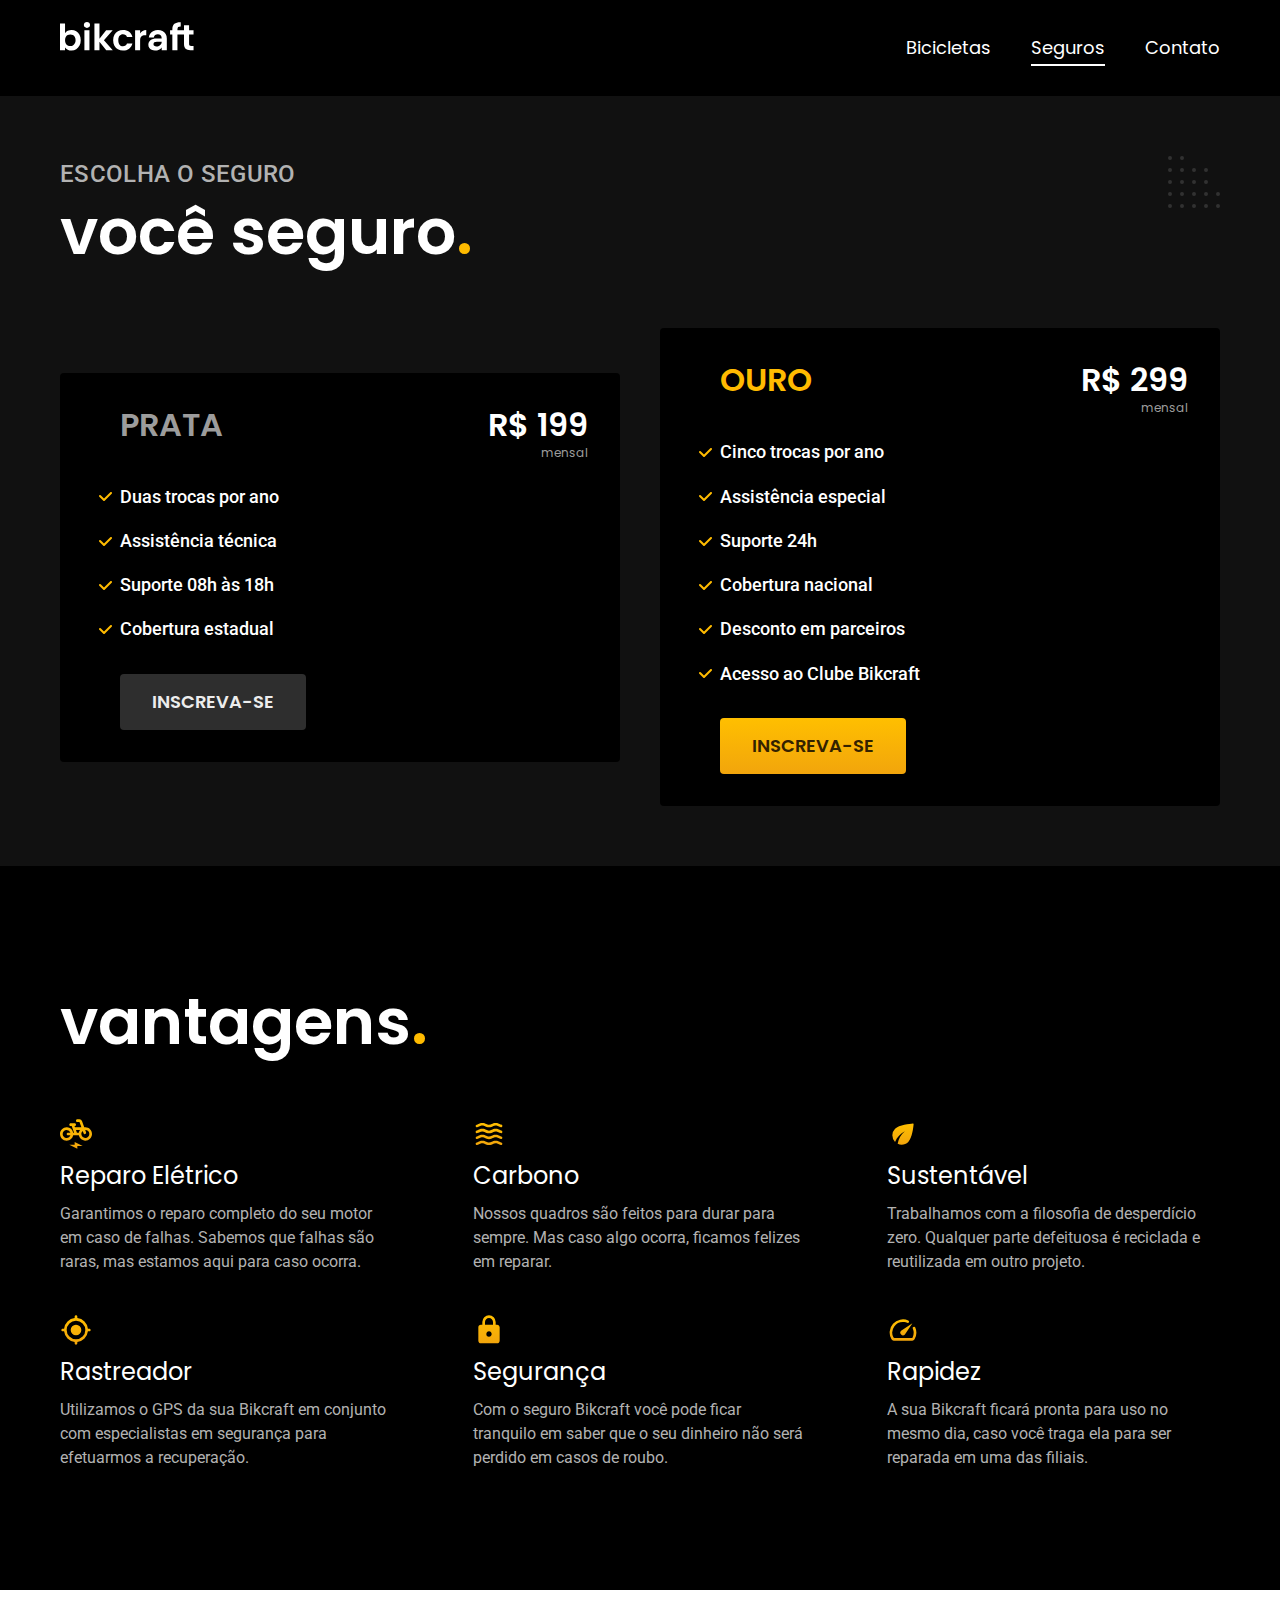
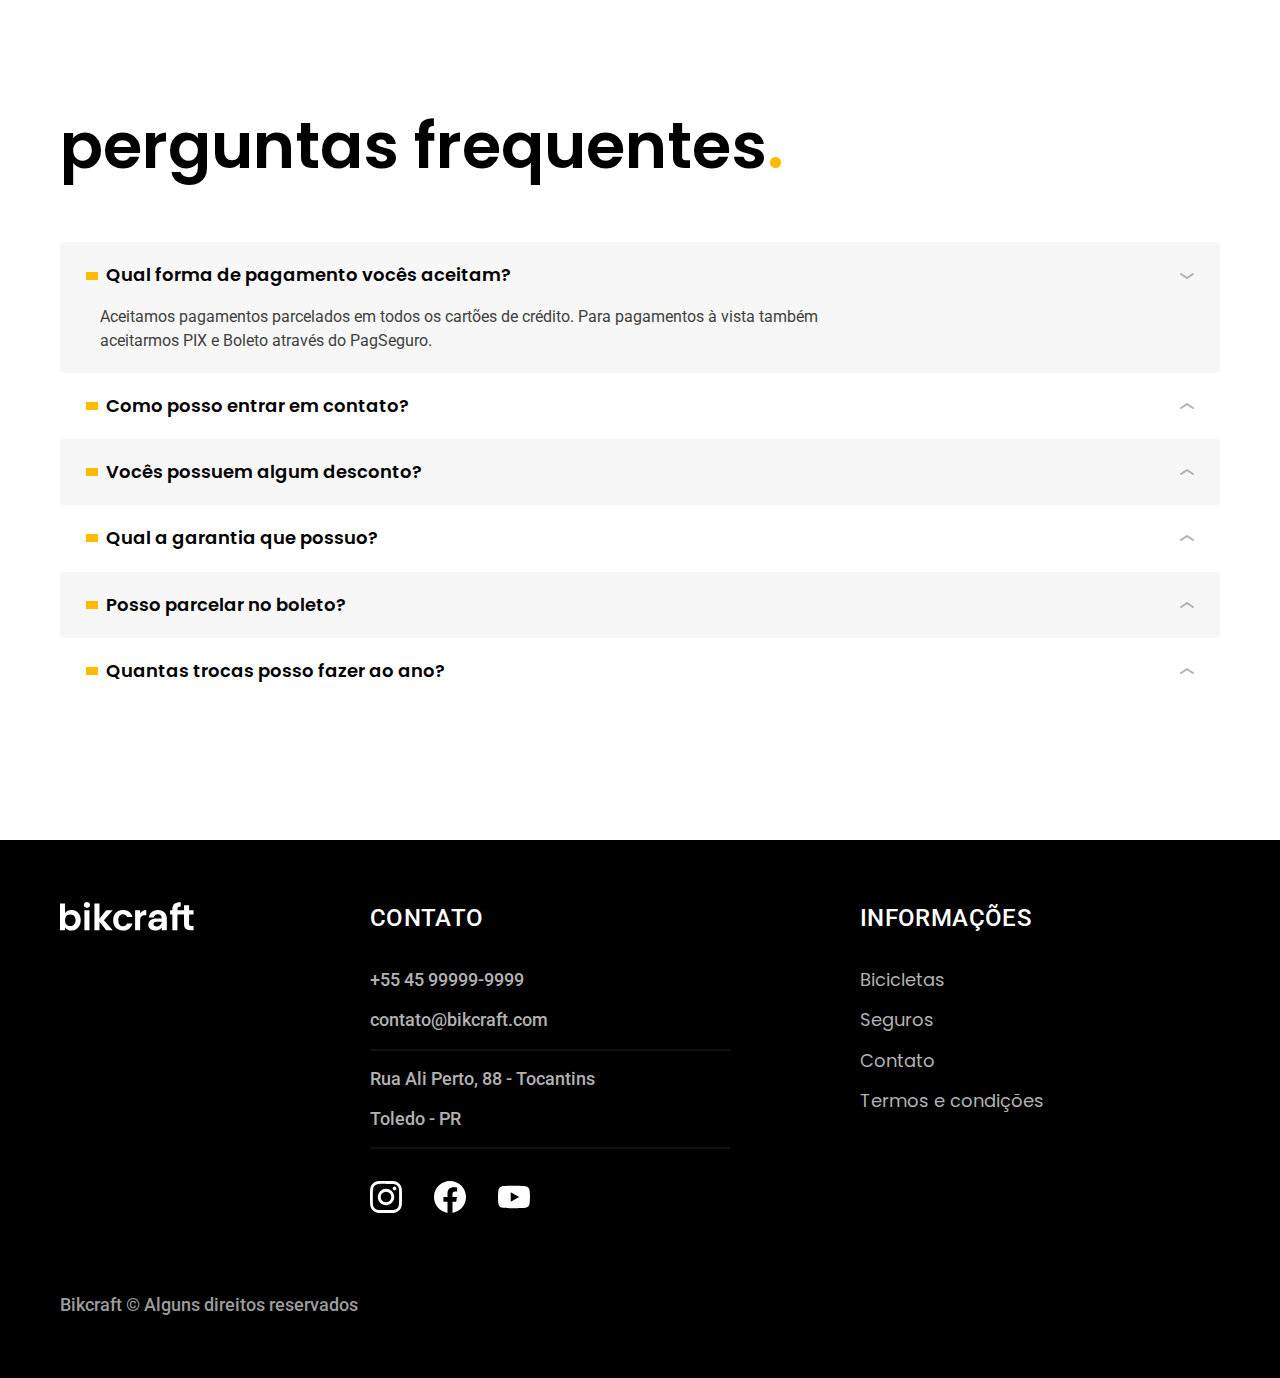
<file: seguros.html>
<!DOCTYPE html>
<html lang="en">
<head>
  <meta charset="UTF-8">
  <meta http-equiv="X-UA-Compatible" content="IE=edge">
  <meta name="viewport" content="width=device-width, initial-scale=1.0">
  <title>Seguros | Bikcraft</title>
  <meta name="description" content="Seguros">
  <link rel="icon" href="./favicon.svg" type="image/svg+xml">
  <link rel="preload" href="./css/style.min.css" as="style">
  <link rel="stylesheet" href="./css/style.min.css">
  <link rel="preconnect" href="https://fonts.googleapis.com">
  <link rel="preconnect" href="https://fonts.gstatic.com" crossorigin>
  <link href="https://fonts.googleapis.com/css2?family=Merriweather:ital,wght@1,900&family=Poppins:wght@400;600&family=Roboto:wght@400;500&display=swap" rel="stylesheet">
<script>document.documentElement.classList.add('js');</script>
</head>

<body id="seguros">
  <header class="header-bg">
    <div class="header container">
      <a href="./">
        <img src="./img/bikcraft.svg" alt="Bikcraft">
      </a>
      <nav aria-label="primaria">
        <ul class="header-menu font-1-m cor-0">
          <li><a href="./bicicletas.html">Bicicletas</a></li>
          <li><a href="./seguros.html">Seguros</a></li>
          <li><a href="./contato.html">Contato</a></li>
        </ul>
      </nav>
    </div>
  </header>  

  <main class="seguros-bg">
    <div class="titulo-bg">
      <div class="titulo container">
        <p class="font-2-l-b cor-5">Escolha o seguro</p>
        <h1 class="font-1-xxl cor-0">você seguro<span class="cor-p1">.</span></h1>
      </div>
    </div>

    <div class="seguros container">

      <div class="seguros-item fadeInLeft" data-anime="200">
        <h3 class="font-1-xl cor-6">PRATA</h3>
        <span class="font-1-xl cor-0">R$ 199 <span class="font-1-xs cor-6">mensal</span></span>
        <ul class="font-2-m cor-0">
          <li>Duas trocas por ano</li>
          <li>Assistência técnica</li>
          <li>Suporte 08h às 18h</li>
          <li>Cobertura estadual</li>
        </ul>
        <a class="botao secundario" href="./orcamento.html?tipo=seguro&produto=prata">Inscreva-se</a>
      </div>

      <div class="seguros-item fadeInRight" data-anime="400">
        <h3 class="font-1-xl cor-p1">OURO</h3>
        <span class="font-1-xl cor-0">R$ 299 <span class="font-1-xs cor-6">mensal</span></span>
        <ul class="font-2-m cor-0">
          <li>Cinco trocas por ano</li>
          <li>Assistência especial</li>
          <li>Suporte 24h</li>
          <li>Cobertura nacional</li>
          <li>Desconto em parceiros</li>
          <li>Acesso ao Clube Bikcraft</li>
        </ul>
        <a class="botao" href="./orcamento.html?tipo=seguro&produto=ouro">Inscreva-se</a>
      </div>
    </div>
  </main>

  <article class="vantagens-bg">
    <div class="vantagens container">
      <h2 class="font-1-xxl cor-0">vantagens<span class="cor-p1">.</span></h2>
      <ul>
        <li>
          <img src="./img/icones/eletrica.svg" alt="">
          <h3 class="font-1-l cor-0">Reparo Elétrico</h3>
          <p class="font-2-s cor-5">Garantimos o reparo completo do seu motor em caso de falhas. Sabemos que falhas são raras, mas estamos aqui para caso ocorra.</p>
        </li>
        <li>
          <img src="./img/icones/carbono.svg" alt="">
          <h3 class="font-1-l cor-0">Carbono</h3>
          <p class="font-2-s cor-5">Nossos quadros são feitos para durar para sempre. Mas caso algo ocorra, ficamos felizes em reparar.</p>
        </li>
        <li>
          <img src="./img/icones/sustentavel.svg" alt="">
          <h3 class="font-1-l cor-0">Sustentável</h3>
          <p class="font-2-s cor-5">Trabalhamos com a filosofia de desperdício zero. Qualquer parte defeituosa é reciclada e reutilizada em outro projeto.</p>
        </li>
        <li>
          <img src="./img/icones/rastreador.svg" alt="">
          <h3 class="font-1-l cor-0">Rastreador</h3>
          <p class="font-2-s cor-5">Utilizamos o GPS da sua Bikcraft em conjunto com especialistas em segurança para efetuarmos a recuperação.</p>
        </li>
        <li>
          <img src="./img/icones/seguro.svg" alt="">
          <h3 class="font-1-l cor-0">Segurança</h3>
          <p class="font-2-s cor-5">Com o seguro Bikcraft você pode ficar tranquilo em saber que o seu dinheiro não será perdido em casos de roubo.</p>
        </li>
        <li>
          <img src="./img/icones/velocidade.svg" alt="">
          <h3 class="font-1-l cor-0">Rapidez</h3>
          <p class="font-2-s cor-5">A sua Bikcraft ficará pronta para uso no mesmo dia, caso você traga ela para ser reparada em uma das filiais.</p>
        </li>
      </ul>
    </div>
  </article>

  <article class="perguntas container">
    <h2 class="font-1-xxl">perguntas frequentes<span class="cor-p1">.</span></h2>

    <dl>
      <div>
        <dt><button class="font-1-m-b" aria-controls="pergunta1" aria-expanded="true">Qual forma de pagamento vocês aceitam?</button> </dt>
        <dd id="pergunta1" class="font-2-s cor-9 ativa">Aceitamos pagamentos parcelados em todos os cartões de crédito. Para pagamentos à vista também aceitarmos PIX e Boleto através do PagSeguro.</dd>
      </div>
      <div>
        <dt><button class="font-1-m-b" aria-controls="pergunta2" aria-expanded="false">Como posso entrar em contato?</button></dt>
        <dd id="pergunta2" class="font-2-s cor-9">Aceitamos pagamentos parcelados em todos os cartões de crédito. Para pagamentos à vista também aceitarmos PIX e Boleto através do PagSeguro.</dd>
      </div>
      <div>
        <dt><button class="font-1-m-b" aria-controls="pergunta3" aria-expanded="false">Vocês possuem algum desconto?</button></dt>
        <dd id="pergunta3" class="font-2-s cor-9">Aceitamos pagamentos parcelados em todos os cartões de crédito. Para pagamentos à vista também aceitarmos PIX e Boleto através do PagSeguro.</dd>
      </div>
      <div>
        <dt><button class="font-1-m-b" aria-controls="pergunta4" aria-expanded="false">Qual a garantia que possuo?</button></dt>
        <dd id="pergunta4" class="font-2-s cor-9">Aceitamos pagamentos parcelados em todos os cartões de crédito. Para pagamentos à vista também aceitarmos PIX e Boleto através do PagSeguro.</dd>
      </div>
      <div>
        <dt><button class="font-1-m-b" aria-controls="pergunta5" aria-expanded="false">Posso parcelar no boleto?</button></dt>
        <dd id="pergunta5" class="font-2-s cor-9">Aceitamos pagamentos parcelados em todos os cartões de crédito. Para pagamentos à vista também aceitarmos PIX e Boleto através do PagSeguro.</dd>
      </div>
      <div>
        <dt><button class="font-1-m-b" aria-controls="pergunta6" aria-expanded="false">Quantas trocas posso fazer ao ano?</button></dt>
        <dd id="pergunta6" class="font-2-s cor-9">Aceitamos pagamentos parcelados em todos os cartões de crédito. Para pagamentos à vista também aceitarmos PIX e Boleto através do PagSeguro.</dd>
      </div>
    </dl>
  </article>


  <footer class="footer-bg">
    <div class="footer container">
      <img src="./img/bikcraft.svg" alt="Bikcraft">
      <div class="footer-contato">
        <h3 class="font-2-l-b cor-0">Contato</h3>
        <ul class="font-2-m cor-5">
          <li><a href="tel:+5545999999999">+55 45 99999-9999</a></li>
          <li><a href="mailto:contato@bikcraft.com">contato@bikcraft.com</a></li>
          <li>Rua Ali Perto, 88 - Tocantins</li>
          <li>Toledo - PR</li>
        </ul>
        <div class="footer-redes">
          <a href="./">
            <img src="./img/redes/instagram.svg" alt="instagram">
          </a>
          <a href="./">
            <img src="./img/redes/facebook.svg" alt="facebook">
          </a>
          <a href="./">
            <img src="./img/redes/youtube.svg" alt="youtube">
          </a>
        </div>
      </div>
      <div class="footer-informacoes">
        <h3 class="font-2-l-b cor-0">Informações</h3>
        <nav>
          <ul class="font-1-m cor-5">
              <li><a href="./bicicletas.html">Bicicletas</a></li>
              <li><a href="./seguros.html">Seguros</a></li>
              <li><a href="./contato.html">Contato</a></li>
              <li><a href="./termos.html">Termos e condições</a></li>
          </ul>
        </nav>
      </div>
      <p class="footer-copy font-2-m cor-6">Bikcraft © Alguns direitos reservados</p>
    </div>
  </footer>

  <script src="./js/plugins/simple-anime.js"></script>
  <script src="./js/script.js"></script>
</body>

</html>
</file>
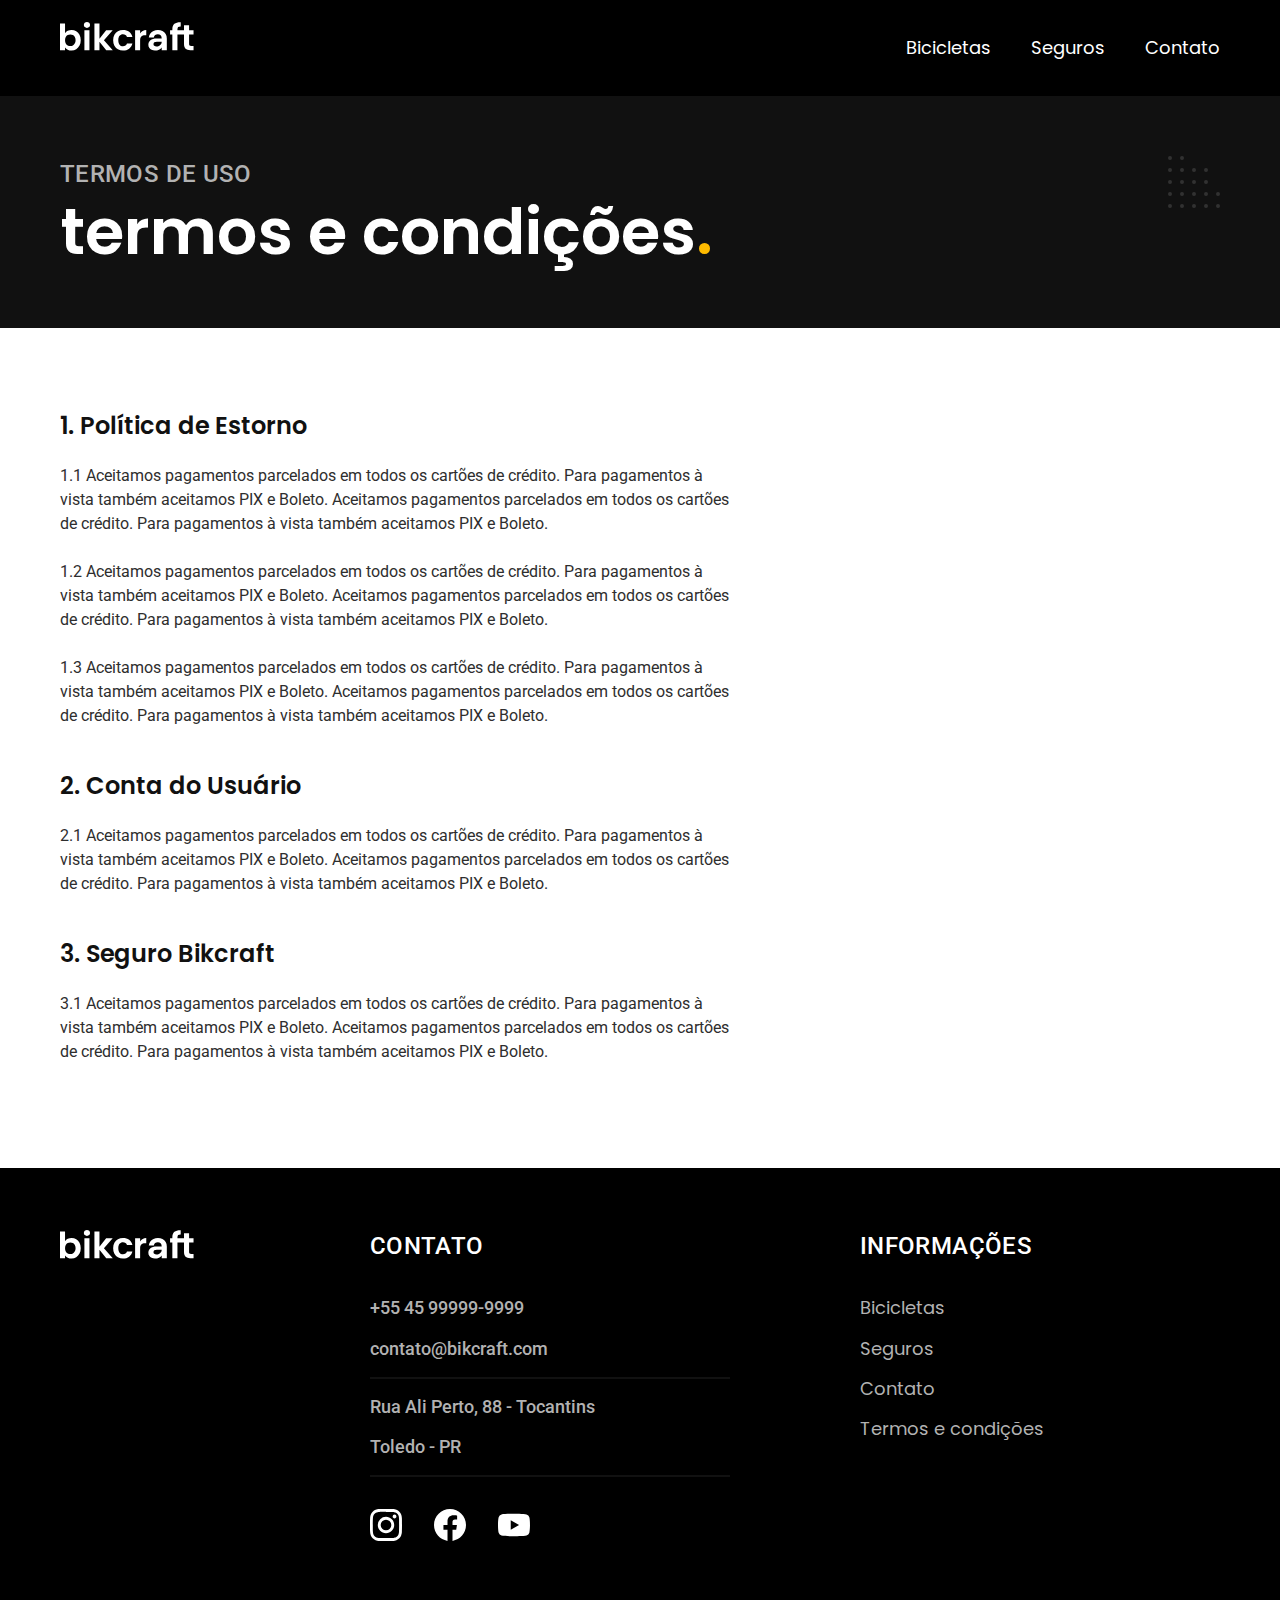
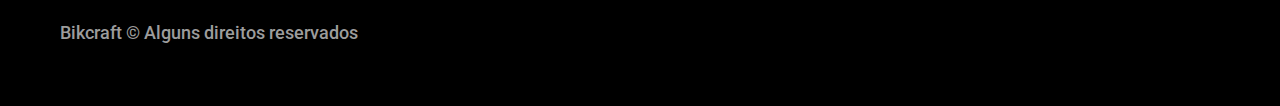
<file: termos.html>
<!DOCTYPE html>
<html lang="en">
<head>
  <meta charset="UTF-8">
  <meta http-equiv="X-UA-Compatible" content="IE=edge">
  <meta name="viewport" content="width=device-width, initial-scale=1.0">
  <title>Termos e Condições | Bikcraft</title>
  <meta name="description" content="Termos e condições">
  <link rel="icon" href="./favicon.svg" type="image/svg+xml">
  <link rel="preload" href="./css/style.min.css" as="style">
  <link rel="stylesheet" href="./css/style.min.css">
  <link rel="preconnect" href="https://fonts.googleapis.com">
  <link rel="preconnect" href="https://fonts.gstatic.com" crossorigin>
  <link href="https://fonts.googleapis.com/css2?family=Merriweather:ital,wght@1,900&family=Poppins:wght@400;600&family=Roboto:wght@400;500&display=swap" rel="stylesheet">
<script>document.documentElement.classList.add('js');</script>
</head>

<body id="termos">
  <header class="header-bg">
    <div class="header container">
      <a href="./">
        <img src="./img/bikcraft.svg" alt="Bikcraft">
      </a>
      <nav aria-label="primaria">
        <ul class="header-menu font-1-m cor-0">
          <li><a href="./bicicletas.html">Bicicletas</a></li>
          <li><a href="./seguros.html">Seguros</a></li>
          <li><a href="./contato.html">Contato</a></li>
        </ul>
      </nav>
    </div>
  </header>  

  <main>
    <div class="titulo-bg">
      <div class="titulo container">
        <p class="font-2-l-b cor-5">Termos de uso</p>
        <h1 class="font-1-xxl cor-0">termos e condições<span class="cor-p1">.</span></h1>
      </div>
    </div>

    <div class="termos font-2-s cor-10 container">
      <h2 class="font-1-l cor-11">1. Política de Estorno</h2>
      <p>1.1 Aceitamos pagamentos parcelados em todos os cartões de crédito. Para pagamentos à vista também aceitamos PIX e Boleto. Aceitamos pagamentos parcelados em todos os cartões de crédito. Para pagamentos à vista também aceitamos PIX e Boleto.</p>
      <p>1.2 Aceitamos pagamentos parcelados em todos os cartões de crédito. Para pagamentos à vista também aceitamos PIX e Boleto. Aceitamos pagamentos parcelados em todos os cartões de crédito. Para pagamentos à vista também aceitamos PIX e Boleto.</p>
      <p>1.3 Aceitamos pagamentos parcelados em todos os cartões de crédito. Para pagamentos à vista também aceitamos PIX e Boleto. Aceitamos pagamentos parcelados em todos os cartões de crédito. Para pagamentos à vista também aceitamos PIX e Boleto.</p>
      <h2 class="font-1-l cor-11">2. Conta do Usuário</h2>
      <p>2.1 Aceitamos pagamentos parcelados em todos os cartões de crédito. Para pagamentos à vista também aceitamos PIX e Boleto. Aceitamos pagamentos parcelados em todos os cartões de crédito. Para pagamentos à vista também aceitamos PIX e Boleto.</p>
      <h2 class="font-1-l cor-11">3. Seguro Bikcraft</h2>
      <p>3.1 Aceitamos pagamentos parcelados em todos os cartões de crédito. Para pagamentos à vista também aceitamos PIX e Boleto. Aceitamos pagamentos parcelados em todos os cartões de crédito. Para pagamentos à vista também aceitamos PIX e Boleto.</p>
    </div>
  </main>


  <footer class="footer-bg">
    <div class="footer container">
      <img src="./img/bikcraft.svg" alt="Bikcraft">
      <div class="footer-contato">
        <h3 class="font-2-l-b cor-0">Contato</h3>
        <ul class="font-2-m cor-5">
          <li><a href="tel:+5545999999999">+55 45 99999-9999</a></li>
          <li><a href="mailto:contato@bikcraft.com">contato@bikcraft.com</a></li>
          <li>Rua Ali Perto, 88 - Tocantins</li>
          <li>Toledo - PR</li>
        </ul>
        <div class="footer-redes">
          <a href="./">
            <img src="./img/redes/instagram.svg" alt="instagram">
          </a>
          <a href="./">
            <img src="./img/redes/facebook.svg" alt="facebook">
          </a>
          <a href="./">
            <img src="./img/redes/youtube.svg" alt="youtube">
          </a>
        </div>
      </div>
      <div class="footer-informacoes">
        <h3 class="font-2-l-b cor-0">Informações</h3>
        <nav>
          <ul class="font-1-m cor-5">
              <li><a href="./bicicletas.html">Bicicletas</a></li>
              <li><a href="./seguros.html">Seguros</a></li>
              <li><a href="./contato.html">Contato</a></li>
              <li><a href="./termos.html">Termos e condições</a></li>
          </ul>
        </nav>
      </div>
      <p class="footer-copy font-2-m cor-6">Bikcraft © Alguns direitos reservados</p>
    </div>
  </footer>


  <script src="./js/script.js"></script>
</body>

</html>
</file>
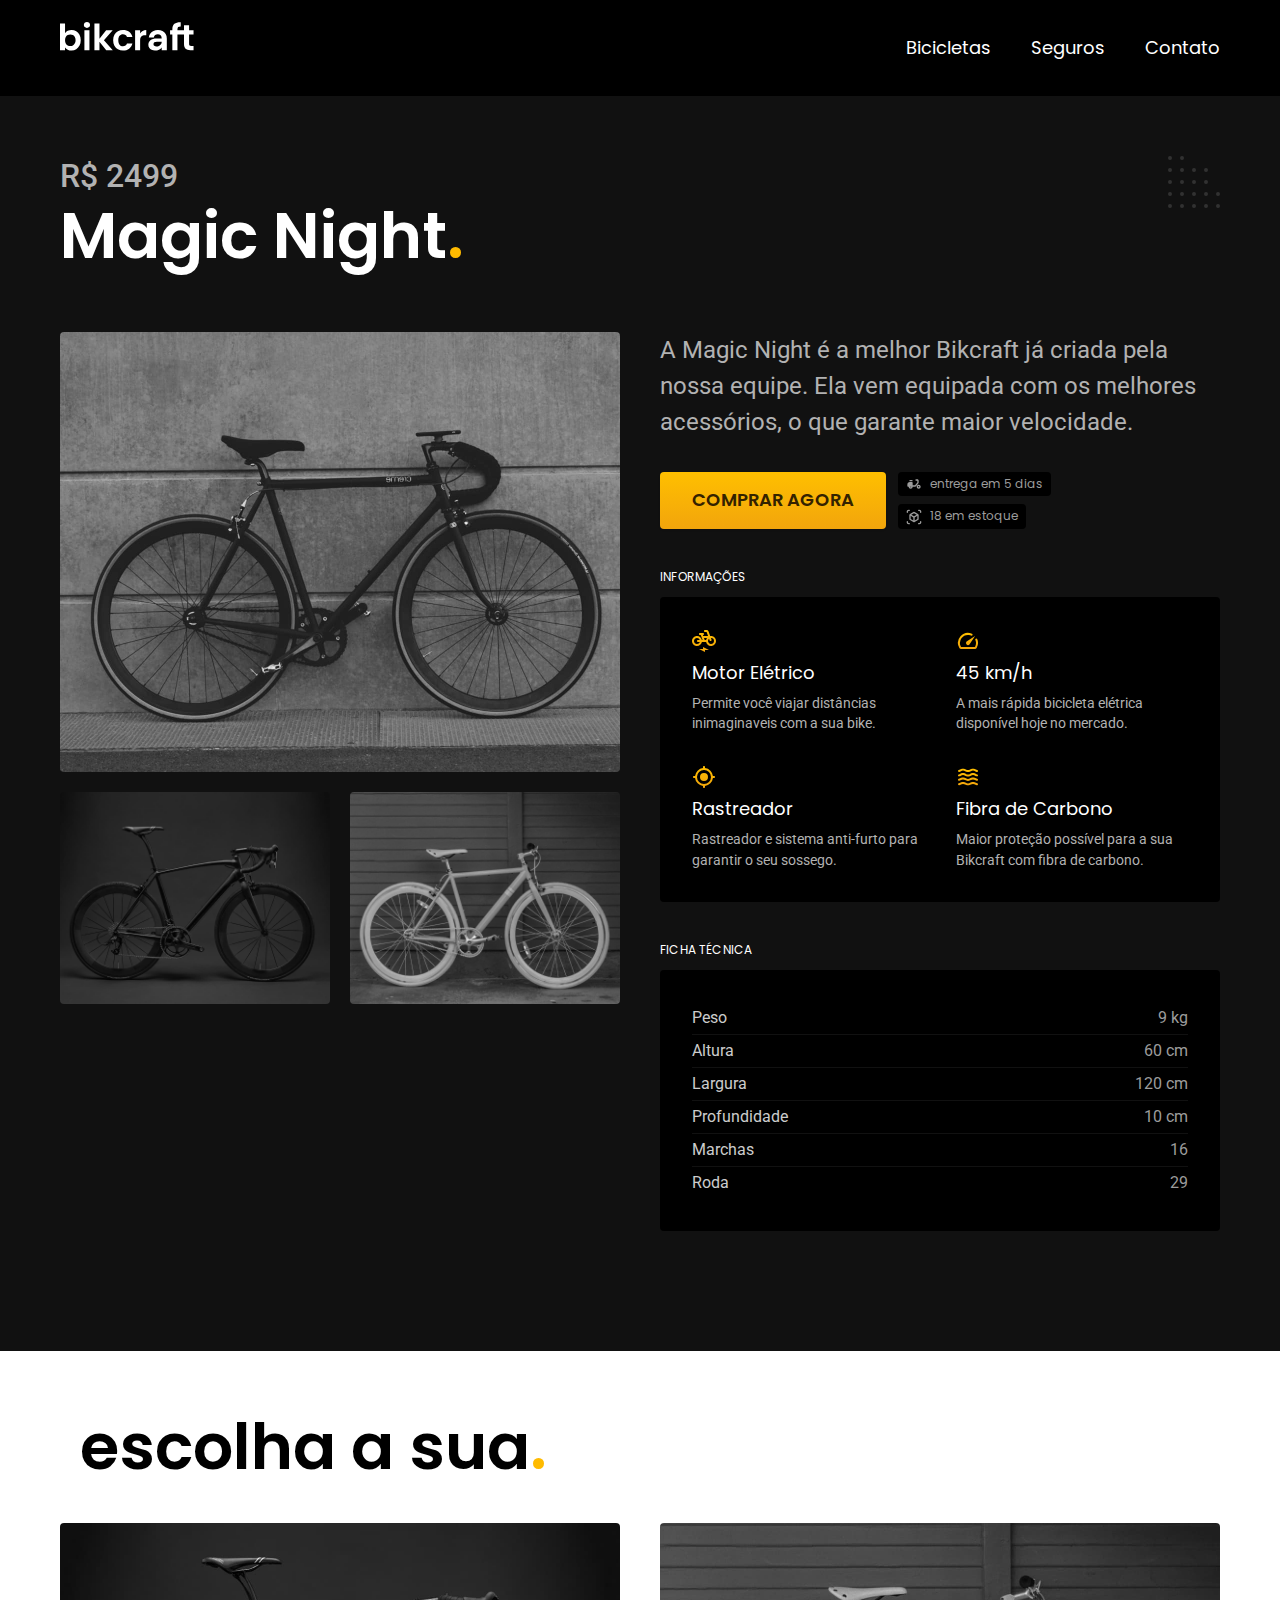
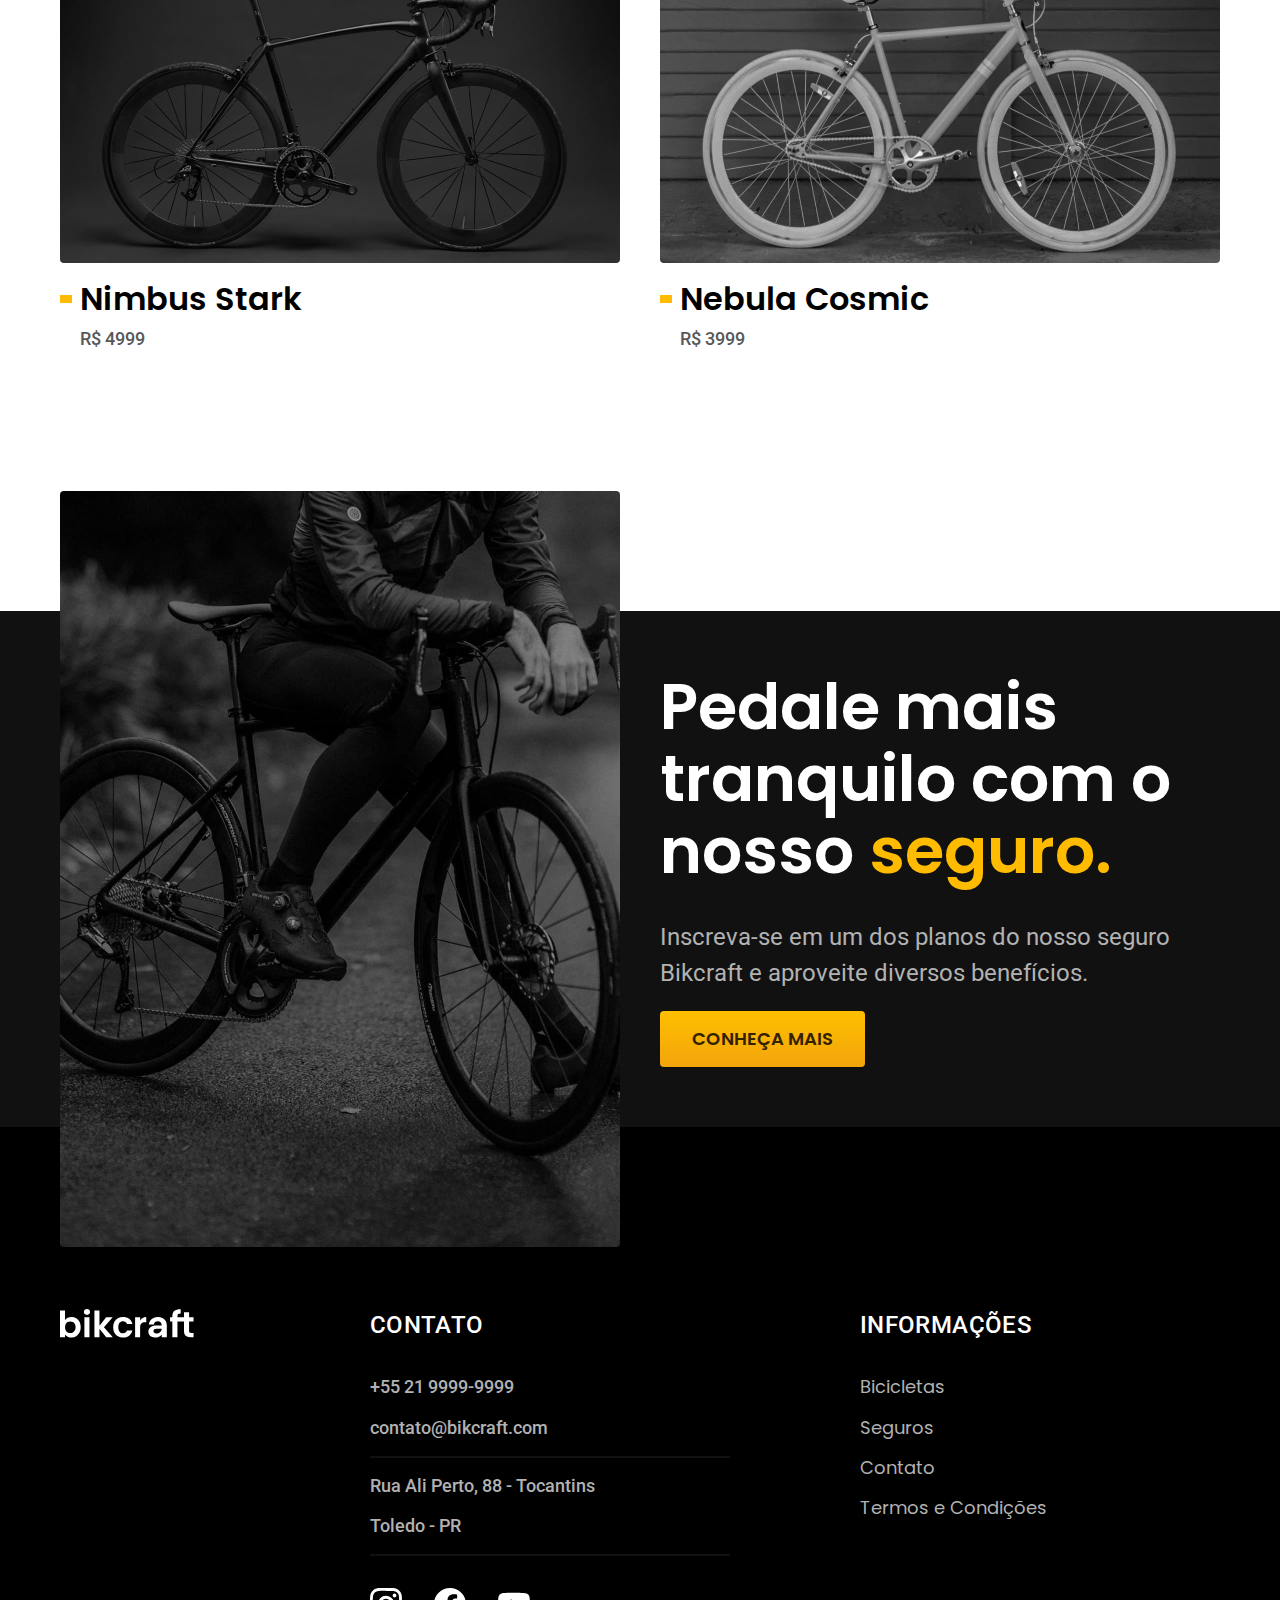
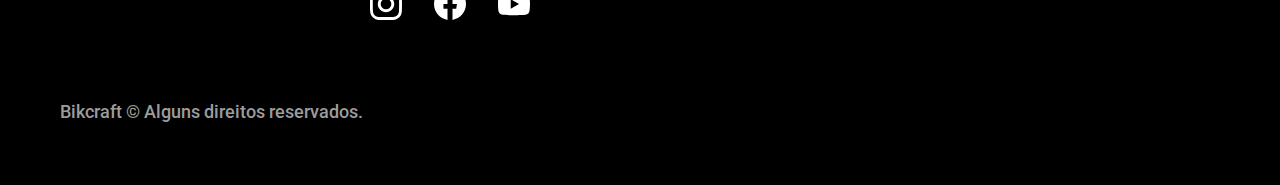
<file: bicicletas/magic.html>
<!DOCTYPE html>
<html lang="pt-br">

<head>
  <meta charset="UTF-8">
  <meta name="viewport" content="width=device-width, initial-scale=1.0">

  <title>Magic Night | Bikcraft</title>
  <meta name="description" content="Magic Night.">
  <link rel="icon" href="../favicon.svg" type="image/svg+xml">
  <link rel="preload" href="../css/style.min.css" as="style">
  <link rel="stylesheet" href="../css/style.min.css">
  <script>document.documentElement.classList.add('js');</script>
  <link rel="preconnect" href="https://fonts.googleapis.com">
  <link rel="preconnect" href="https://fonts.gstatic.com" crossorigin>
  <link href="https://fonts.googleapis.com/css2?family=Merriweather:ital,wght@1,900&family=Poppins:wght@400;600&family=Roboto:wght@400;500&display=swap" rel="stylesheet">
</head>

<body id="bicicleta">
  <header class="header-bg">
    <div class="header container">
      <a href="../">
        <img src="../img/bikcraft.svg" alt="Bikcraft">
      </a>

      <nav aria-label="primaria">
        <ul class="header-menu font-1-m cor-0">
          <li><a href="../bicicletas.html">Bicicletas</a></li>
          <li><a href="../seguros.html">Seguros</a></li>
          <li><a href="../contato.html">Contato</a></li>
        </ul>
      </nav>
    </div>
  </header>


  <main class="titulo-bg">
    <div>
      <div class="titulo container">
        <p class="font-2-xl cor-5">R$ 2499</p>
        <h1 class="font-1-xxl cor-0">Magic Night<span class="cor-p1">.</span></h1>
      </div>
    </div>
    <div class="bicicleta container">
      <div class="bicicleta-imagens">
        <img src="../img/bicicleta/nimbus2.jpg" alt="Bicicleta 1">
        <img src="../img/bicicleta/nimbus1.jpg" alt="Bicicleta 2">
        <img src="../img/bicicleta/nimbus3.jpg" alt="Bicicleta 3">
      </div>
      <div class="bicicleta-conteudo">
        <p class="font-2-l cor-5">A Magic Night é a melhor Bikcraft já criada pela nossa equipe. Ela vem equipada com os melhores acessórios, o que garante maior velocidade.</p>
        <div class="bicicleta-comprar">
          <a class="botao" href="../orcamento.html?tipo=bikcraft&produto=magic">Comprar Agora</a>
          <span class="font-1-xs cor-6"><img src="../img/icones/entrega.svg" alt=""> entrega em 5 dias</span>
          <span class="font-1-xs cor-6"><img src="../img/icones/estoque.svg" alt=""> 18 em estoque</span>
        </div>

        <h2 class="font-1-xs cor-0">Informações</h2>
        <ul class="bicicleta-informacoes">
          <li>
            <img src="../img/icones/eletrica.svg" alt="">
            <h3 class="font-1-m cor-0">Motor Elétrico</h3>
            <p class="font-2-xs cor-5">Permite você viajar distâncias inimaginaveis com a sua bike.</p>
          </li>
          <li>
            <img src="../img/icones/velocidade.svg" alt="">
            <h3 class="font-1-m cor-0">45 km/h</h3>
            <p class="font-2-xs cor-5">A mais rápida bicicleta elétrica disponível hoje no mercado.</p>
          </li>
          <li>
            <img src="../img/icones/rastreador.svg" alt="">
            <h3 class="font-1-m cor-0">Rastreador</h3>
            <p class="font-2-xs cor-5">Rastreador e sistema anti-furto para garantir o seu sossego.</p>
          </li>
          <li>
            <img src="../img/icones/carbono.svg" alt="">
            <h3 class="font-1-m cor-0">Fibra de Carbono</h3>
            <p class="font-2-xs cor-5">Maior proteção possível para a sua Bikcraft com fibra de carbono.</p>
          </li>
        </ul>
        <h2 class="font-1-xs cor-0">Ficha Técnica</h2>
        <ul class="bicicleta-ficha font-2-s cor-4">
          <li>Peso <span>9 kg</span></li>
          <li>Altura <span>60 cm</span></li>
          <li>Largura <span>120 cm</span></li>
          <li>Profundidade <span>10 cm</span></li>
          <li>Marchas <span>16</span></li>
          <li>Roda <span>29</span></li>
        </ul>
      </div>
    </div>
  </main>

  <article class="bicicletas-lista container">
    <h2 class="container font-1-xxl">escolha a sua<span class="cor-p1">.</span></h2>
    <ul>
      <li>
        <a href="./nimbus.html">
        <img src="../img/bicicletas/nimbus.jpg" alt="">
        <h3 class="font-1-xl">Nimbus Stark</h3>
        <span class="font-2-m cor-8">R$ 4999</span>
        </a>
      </li>
      <li>
        <a href="./nebula.html">
        <img src="../img/bicicletas/nebula.jpg" alt="">
        <h3 class="font-1-xl">Nebula Cosmic</h3>
        <span class="font-2-m cor-8">R$ 3999</span>
        </a>
      </li>
    </ul>
  </article>

  <article class="seguro-bg">
    <div class="seguro container">
      <div class="seguro-imagem">
        <img src="../img/fotos/seguros.jpg" alt="Pessoa parada em cima de uma bicicleta.">
      </div>
      <div class="seguro-conteudo">
        <h2 class="font-1-xxl cor-0">Pedale mais tranquilo com o nosso <span class="cor-p1">seguro.</span></h2>
        <p class="font-2-l cor-5">Inscreva-se em um dos planos do nosso seguro Bikcraft e aproveite diversos benefícios.</p>
        <a class="botao" href="../seguros.html">Conheça Mais</a>
      </div>
    </div>
  </article>

  <footer class="footer-bg">
    <div class="footer container">
      <img src="../img/bikcraft.svg" alt="Bikcraft">
      <div class="footer-contato">
        <h3 class="font-2-l-b cor-0">Contato</h3>
        <ul class="font-2-m cor-5">
          <li><a href="tel:+552199999999">+55 21 9999-9999</a></li>
          <li><a href="mailto:contato@bikcraft.com">contato@bikcraft.com</a></li>
          <li>Rua Ali Perto, 88 - Tocantins</li>
          <li>Toledo - PR</li>
        </ul>
        <div class="footer-redes">
          <a href="../">
            <img src="../img/redes/instagram.svg" alt="Instagram">
          </a>
          <a href="../">
            <img src="../img/redes/facebook.svg" alt="Facebook">
          </a>
          <a href="../">
            <img src="../img/redes/youtube.svg" alt="Youtube">
          </a>
        </div>
      </div>
      <div class="footer-informacoes">
        <h3 class="font-2-l-b cor-0">Informações</h3>
        <nav>
          <ul class="font-1-m cor-5">
            <li><a href="../bicicletas.html">Bicicletas</a></li>
            <li><a href="../seguros.html">Seguros</a></li>
            <li><a href="../contato.html">Contato</a></li>
            <li><a href="../termos.html">Termos e Condições</a></li>
          </ul>
        </nav>
      </div>
      <p class="footer-copy font-2-m cor-6">Bikcraft © Alguns direitos reservados.</p>
    </div>
  </footer>
  <script src="../js/script.js"></script>
</body>

</html>
</file>
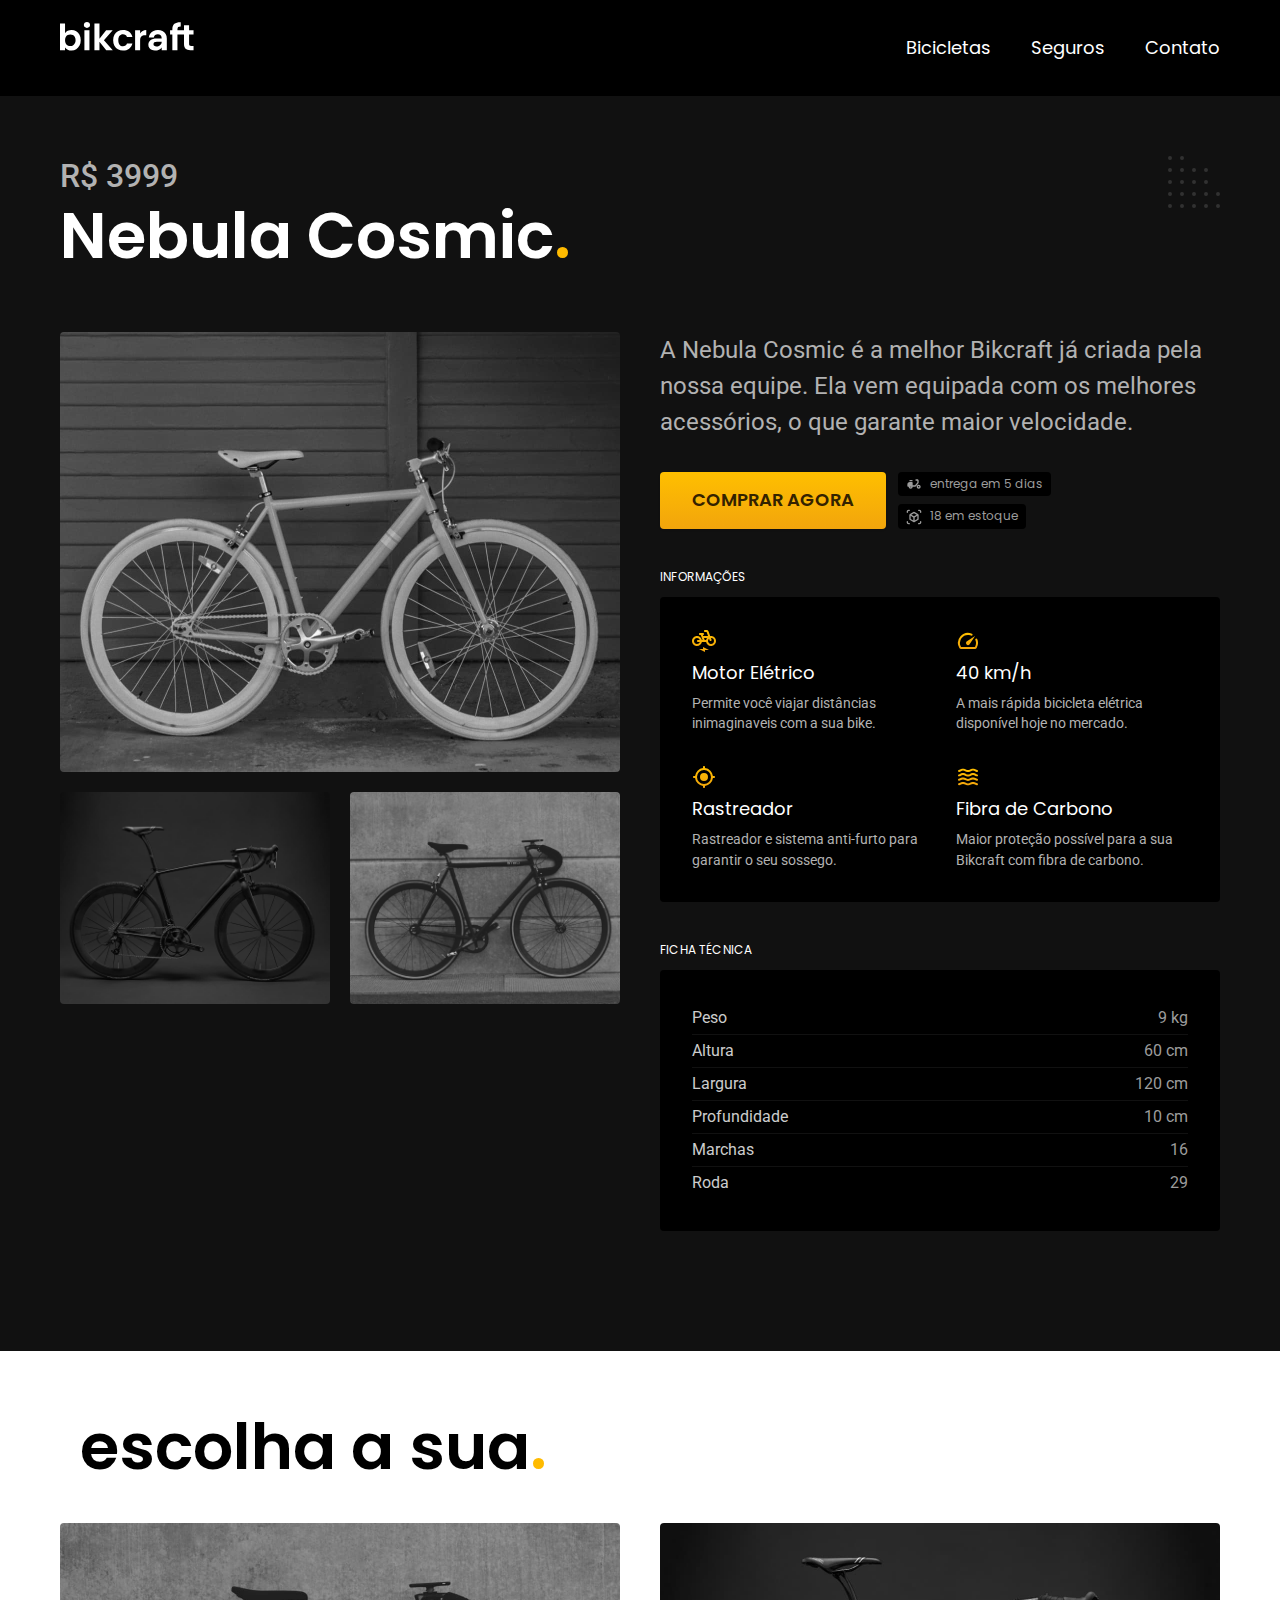
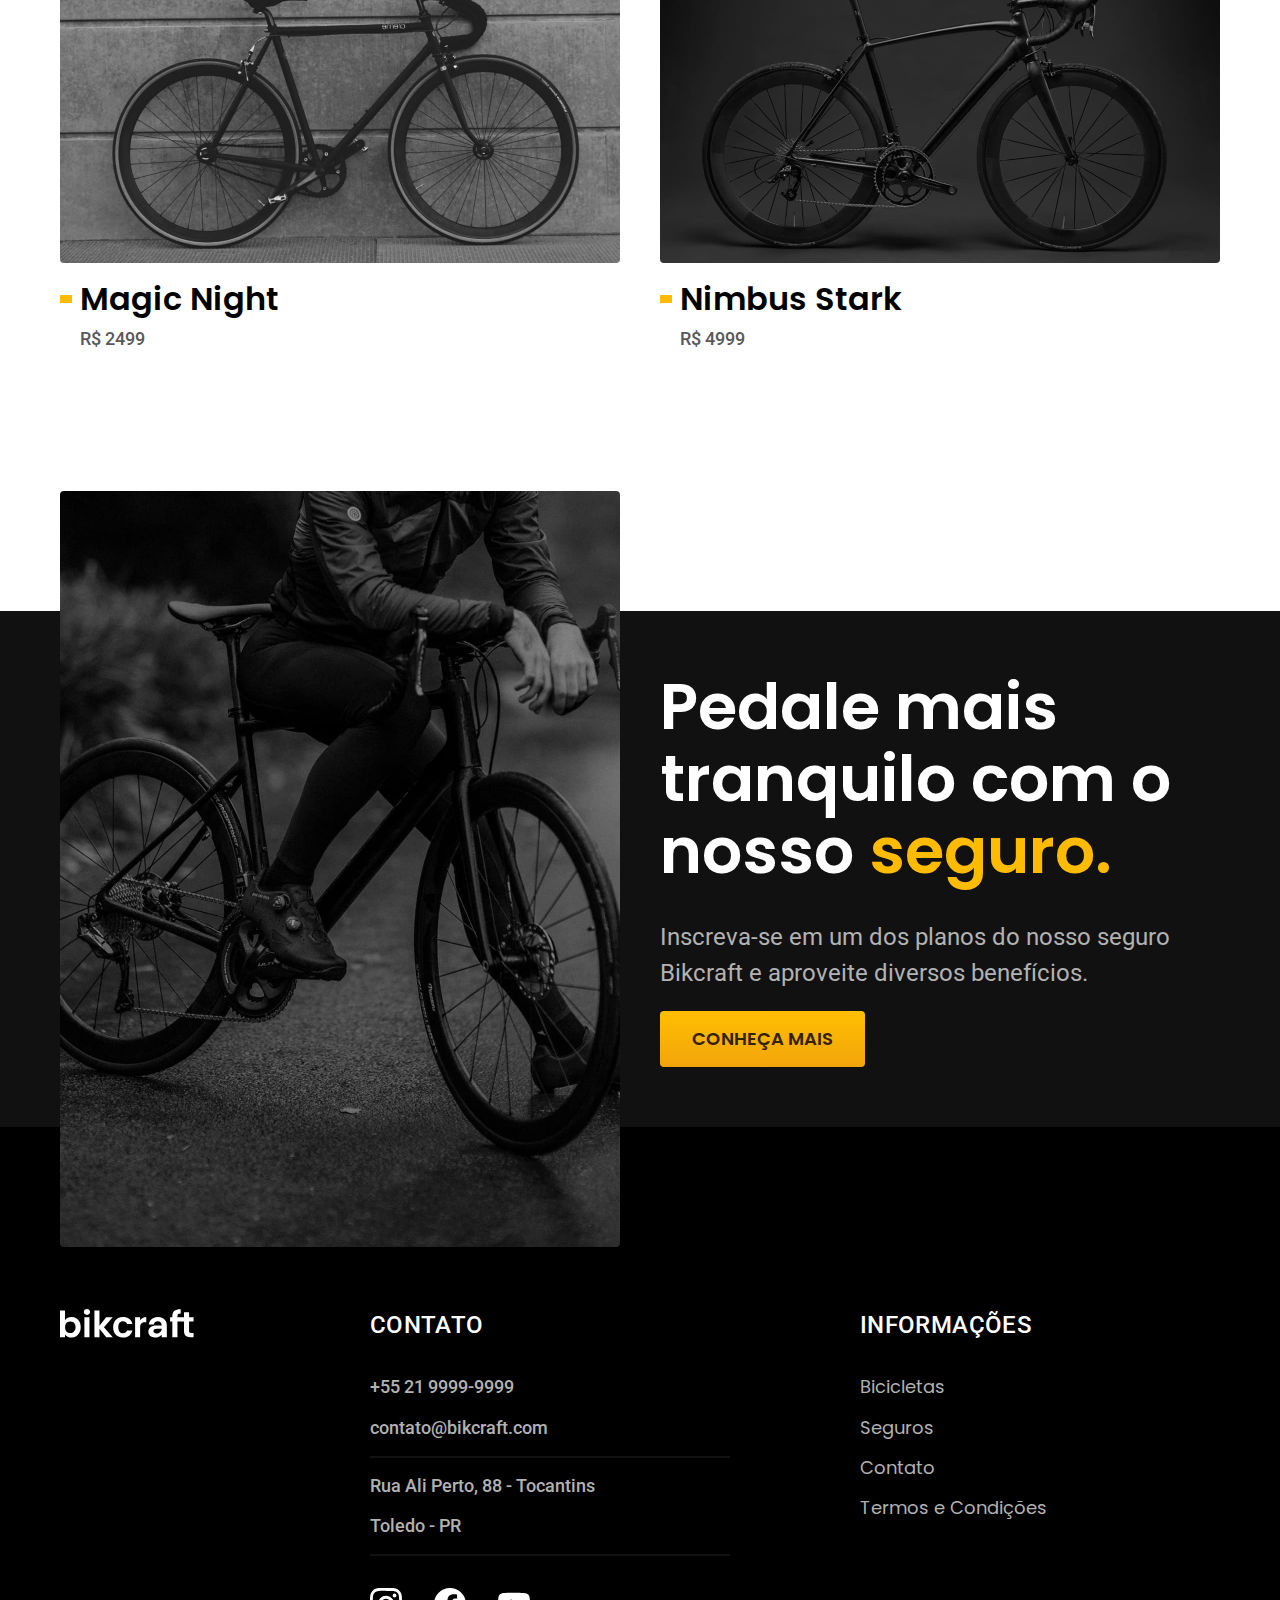
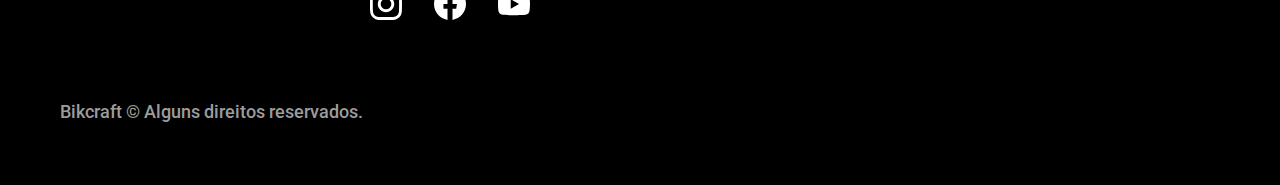
<file: bicicletas/nebula.html>
<!DOCTYPE html>
<html lang="pt-br">

<head>
  <meta charset="UTF-8">
  <meta name="viewport" content="width=device-width, initial-scale=1.0">
  <title>Nebula Cosmic | Bikcraft</title>
  <meta name="description" content="Nebula Cosmic.">
  <link rel="icon" href="../favicon.svg" type="image/svg+xml">
  <link rel="preload" href="../css/style.min.css" as="style">
  <link rel="stylesheet" href="../css/style.min.css">
  <script>document.documentElement.classList.add('js');</script>
  <link rel="preconnect" href="https://fonts.googleapis.com">
  <link rel="preconnect" href="https://fonts.gstatic.com" crossorigin>
  <link href="https://fonts.googleapis.com/css2?family=Merriweather:ital,wght@1,900&family=Poppins:wght@400;600&family=Roboto:wght@400;500&display=swap" rel="stylesheet">
</head>

<body id="bicicleta">
  <header class="header-bg">
    <div class="header container">
      <a href="../">
        <img src="../img/bikcraft.svg" alt="Bikcraft">
      </a>

      <nav aria-label="primaria">
        <ul class="header-menu font-1-m cor-0">
          <li><a href="../bicicletas.html">Bicicletas</a></li>
          <li><a href="../seguros.html">Seguros</a></li>
          <li><a href="../contato.html">Contato</a></li>
        </ul>
      </nav>
    </div>
  </header>


  <main class="titulo-bg">
    <div>
      <div class="titulo container">
        <p class="font-2-xl cor-5">R$ 3999</p>
        <h1 class="font-1-xxl cor-0">Nebula Cosmic<span class="cor-p1">.</span></h1>
      </div>
    </div>
    <div class="bicicleta container">
      <div class="bicicleta-imagens">
        <img src="../img/bicicleta/nimbus3.jpg" alt="Bicicleta 1">
        <img src="../img/bicicleta/nimbus1.jpg" alt="Bicicleta 2">
        <img src="../img/bicicleta/nimbus2.jpg" alt="Bicicleta 3">
      </div>
      <div class="bicicleta-conteudo">
        <p class="font-2-l cor-5">A Nebula Cosmic é a melhor Bikcraft já criada pela nossa equipe. Ela vem equipada com os melhores acessórios, o que garante maior velocidade.</p>
        <div class="bicicleta-comprar">
          <a class="botao" href="../orcamento.html?tipo=bikcraft&produto=nebula">Comprar Agora</a>
          <span class="font-1-xs cor-6"><img src="../img/icones/entrega.svg" alt=""> entrega em 5 dias</span>
          <span class="font-1-xs cor-6"><img src="../img/icones/estoque.svg" alt=""> 18 em estoque</span>
        </div>

        <h2 class="font-1-xs cor-0">Informações</h2>
        <ul class="bicicleta-informacoes">
          <li>
            <img src="../img/icones/eletrica.svg" alt="">
            <h3 class="font-1-m cor-0">Motor Elétrico</h3>
            <p class="font-2-xs cor-5">Permite você viajar distâncias inimaginaveis com a sua bike.</p>
          </li>
          <li>
            <img src="../img/icones/velocidade.svg" alt="">
            <h3 class="font-1-m cor-0">40 km/h</h3>
            <p class="font-2-xs cor-5">A mais rápida bicicleta elétrica disponível hoje no mercado.</p>
          </li>
          <li>
            <img src="../img/icones/rastreador.svg" alt="">
            <h3 class="font-1-m cor-0">Rastreador</h3>
            <p class="font-2-xs cor-5">Rastreador e sistema anti-furto para garantir o seu sossego.</p>
          </li>
          <li>
            <img src="../img/icones/carbono.svg" alt="">
            <h3 class="font-1-m cor-0">Fibra de Carbono</h3>
            <p class="font-2-xs cor-5">Maior proteção possível para a sua Bikcraft com fibra de carbono.</p>
          </li>
        </ul>
        <h2 class="font-1-xs cor-0">Ficha Técnica</h2>
        <ul class="bicicleta-ficha font-2-s cor-4">
          <li>Peso <span>9 kg</span></li>
          <li>Altura <span>60 cm</span></li>
          <li>Largura <span>120 cm</span></li>
          <li>Profundidade <span>10 cm</span></li>
          <li>Marchas <span>16</span></li>
          <li>Roda <span>29</span></li>
        </ul>
      </div>
    </div>
  </main>

  <article class="bicicletas-lista container">
    <h2 class="container font-1-xxl">escolha a sua<span class="cor-p1">.</span></h2>
    <ul>
      <li>
        <a href="./magic.html">
        <img src="../img/bicicletas/magic.jpg" alt="">
        <h3 class="font-1-xl">Magic Night</h3>
        <span class="font-2-m cor-8">R$ 2499</span>
        </a>
      </li>
      <li>
        <a href="./nimbus.html">
        <img src="../img/bicicletas/nimbus.jpg" alt="">
        <h3 class="font-1-xl">Nimbus Stark</h3>
        <span class="font-2-m cor-8">R$ 4999</span>
        </a>
      </li>
    </ul>
  </article>

  <article class="seguro-bg">
    <div class="seguro container">
      <div class="seguro-imagem">
        <img src="../img/fotos/seguros.jpg" alt="Pessoa parada em cima de uma bicicleta.">
      </div>
      <div class="seguro-conteudo">
        <h2 class="font-1-xxl cor-0">Pedale mais tranquilo com o nosso <span class="cor-p1">seguro.</span></h2>
        <p class="font-2-l cor-5">Inscreva-se em um dos planos do nosso seguro Bikcraft e aproveite diversos benefícios.</p>
        <a class="botao" href="../seguros.html">Conheça Mais</a>
      </div>
    </div>
  </article>

  <footer class="footer-bg">
    <div class="footer container">
      <img src="../img/bikcraft.svg" alt="Bikcraft">
      <div class="footer-contato">
        <h3 class="font-2-l-b cor-0">Contato</h3>
        <ul class="font-2-m cor-5">
          <li><a href="tel:+552199999999">+55 21 9999-9999</a></li>
          <li><a href="mailto:contato@bikcraft.com">contato@bikcraft.com</a></li>
          <li>Rua Ali Perto, 88 - Tocantins</li>
          <li>Toledo - PR</li>
        </ul>
        <div class="footer-redes">
          <a href="../">
            <img src="../img/redes/instagram.svg" alt="Instagram">
          </a>
          <a href="../">
            <img src="../img/redes/facebook.svg" alt="Facebook">
          </a>
          <a href="../">
            <img src="../img/redes/youtube.svg" alt="Youtube">
          </a>
        </div>
      </div>
      <div class="footer-informacoes">
        <h3 class="font-2-l-b cor-0">Informações</h3>
        <nav>
          <ul class="font-1-m cor-5">
            <li><a href="../bicicletas.html">Bicicletas</a></li>
            <li><a href="../seguros.html">Seguros</a></li>
            <li><a href="../contato.html">Contato</a></li>
            <li><a href="../termos.html">Termos e Condições</a></li>
          </ul>
        </nav>
      </div>
      <p class="footer-copy font-2-m cor-6">Bikcraft © Alguns direitos reservados.</p>
    </div>
  </footer>
  <script src="../js/script.js"></script>
</body>

</html>
</file>
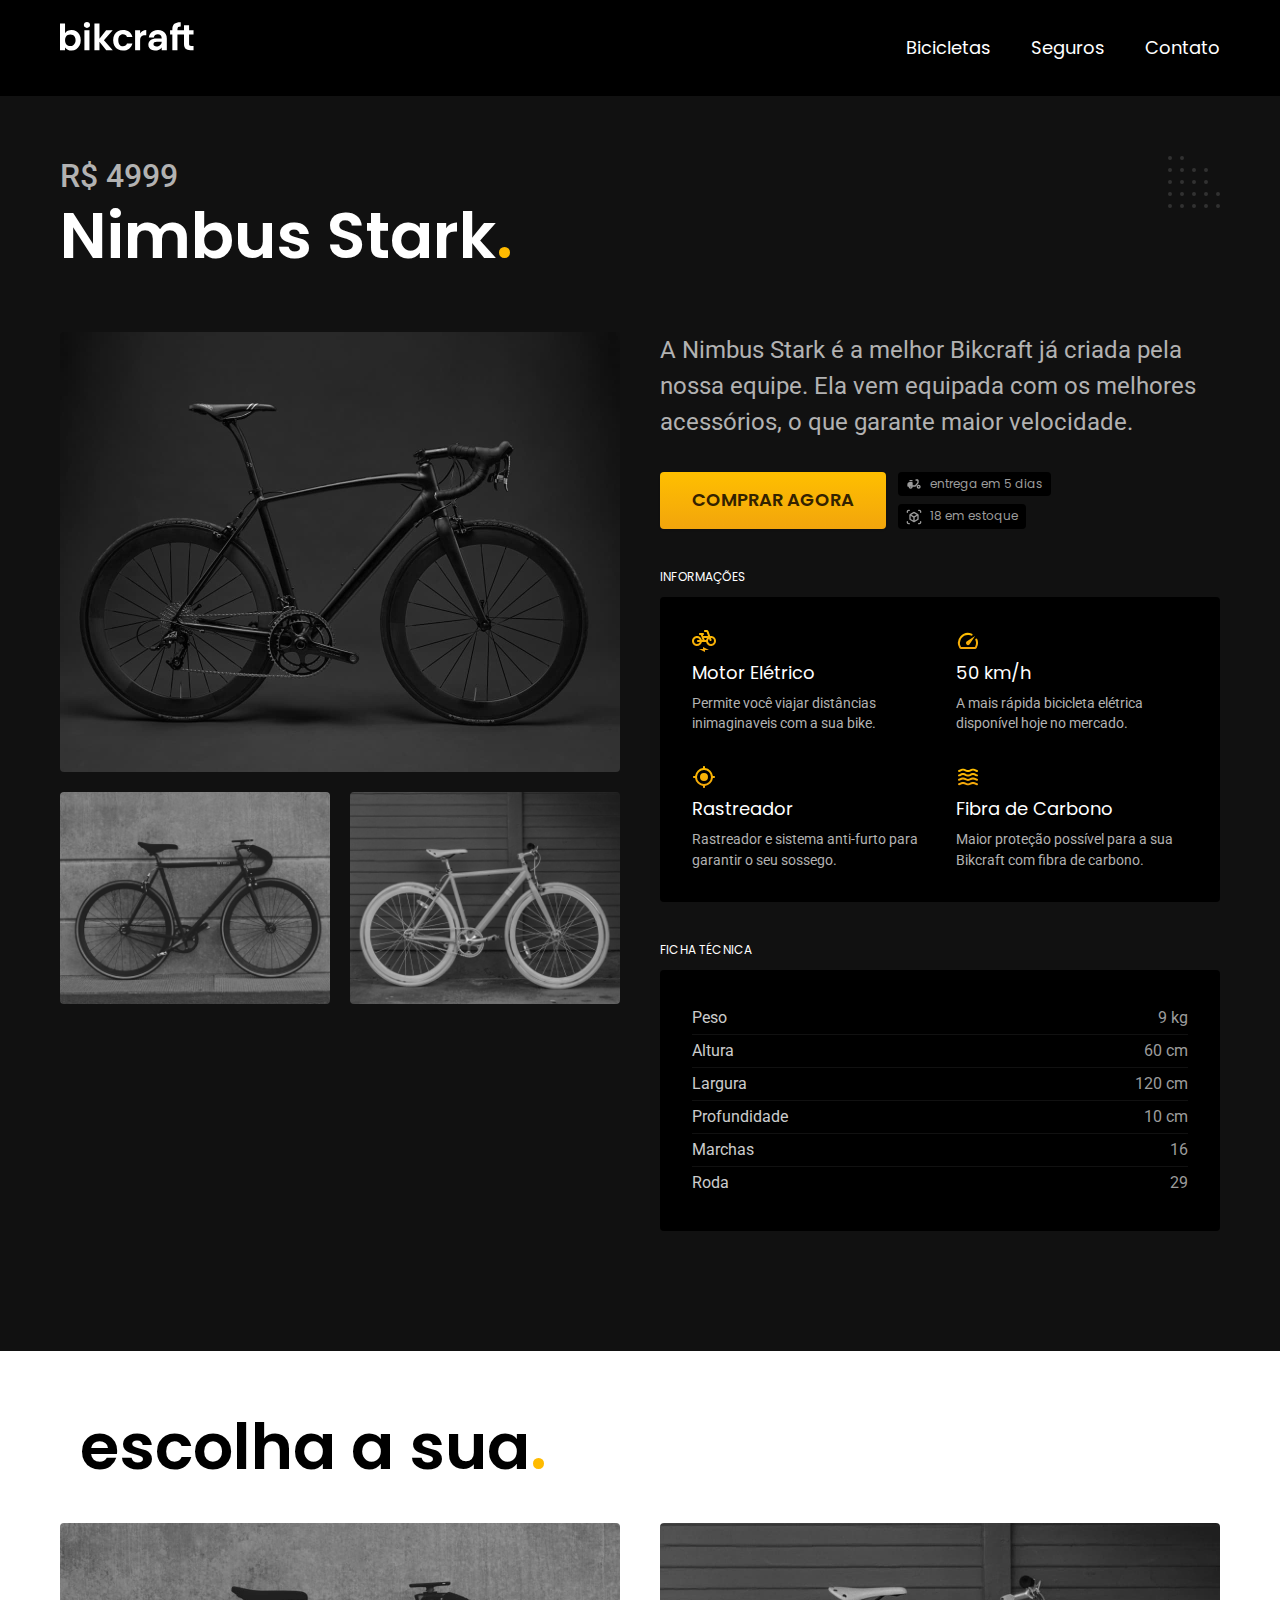
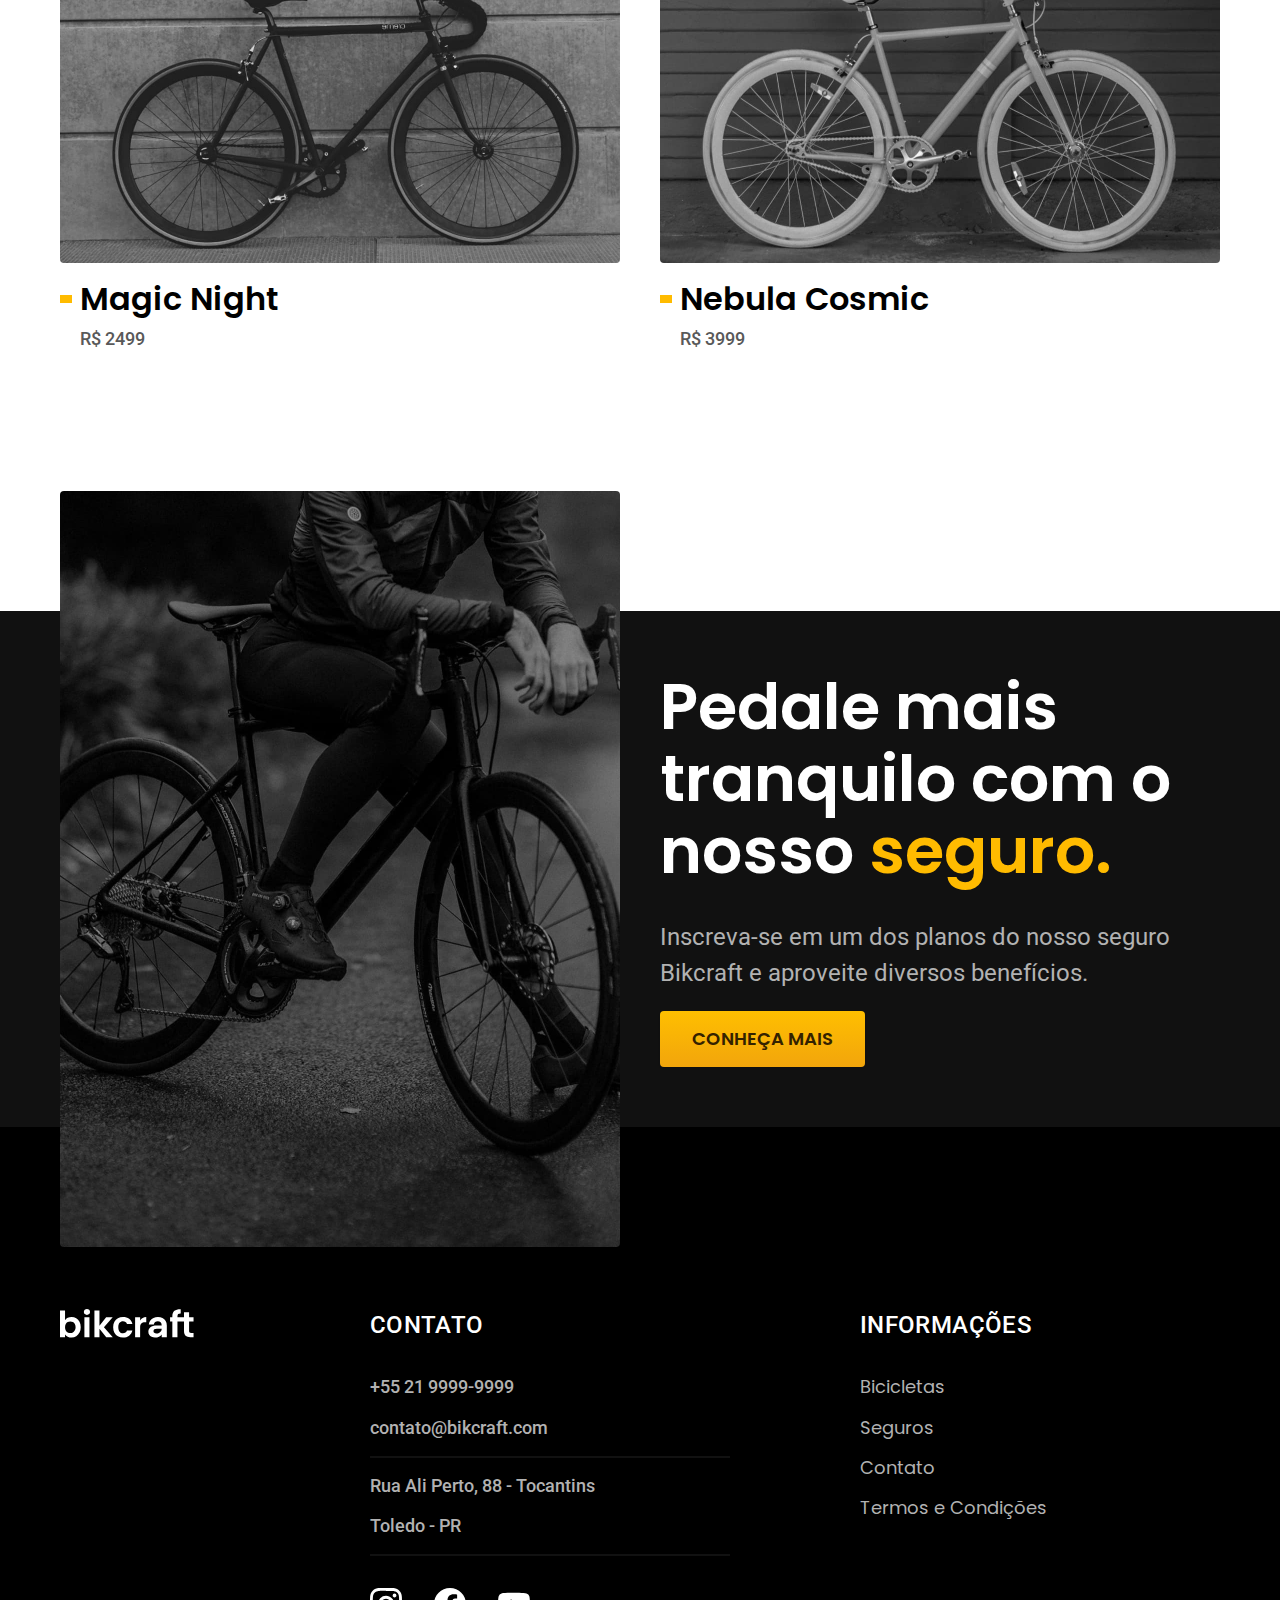
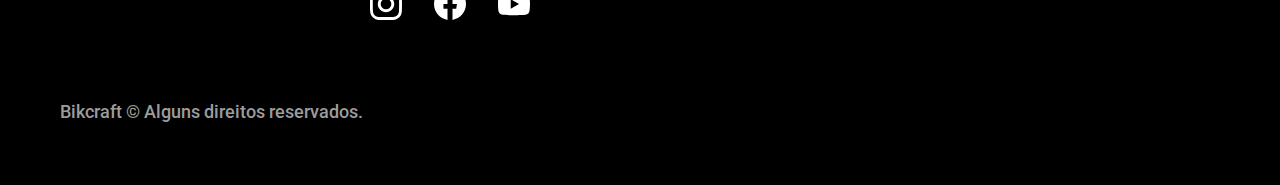
<file: bicicletas/nimbus.html>
<!DOCTYPE html>
<html lang="pt-br">

<head>
  <meta charset="UTF-8">
  <meta name="viewport" content="width=device-width, initial-scale=1.0">
  <title>Nimbus Stark | Bikcraft</title>
  <meta name="description" content="Nimbus Stark.">
  <link rel="icon" href="../favicon.svg" type="image/svg+xml">
  <link rel="preload" href="../css/style.min.css" as="style">
  <link rel="stylesheet" href="../css/style.min.css">
  <script>document.documentElement.classList.add('js');</script>
  <link rel="preconnect" href="https://fonts.googleapis.com">
  <link rel="preconnect" href="https://fonts.gstatic.com" crossorigin>
  <link href="https://fonts.googleapis.com/css2?family=Merriweather:ital,wght@1,900&family=Poppins:wght@400;600&family=Roboto:wght@400;500&display=swap" rel="stylesheet">
</head>

<body id="bicicleta">
  <header class="header-bg">
    <div class="header container">
      <a href="../">
        <img src="../img/bikcraft.svg" alt="Bikcraft">
      </a>

      <nav aria-label="primaria">
        <ul class="header-menu font-1-m cor-0">
          <li><a href="../bicicletas.html">Bicicletas</a></li>
          <li><a href="../seguros.html">Seguros</a></li>
          <li><a href="../contato.html">Contato</a></li>
        </ul>
      </nav>
    </div>
  </header>


  <main class="titulo-bg">
    <div>
      <div class="titulo container">
        <p class="font-2-xl cor-5">R$ 4999</p>
        <h1 class="font-1-xxl cor-0">Nimbus Stark<span class="cor-p1">.</span></h1>
      </div>
    </div>
    <div class="bicicleta container">
      <div class="bicicleta-imagens">
        <img src="../img/bicicleta/nimbus1.jpg" alt="Bicicleta 1">
        <img src="../img/bicicleta/nimbus2.jpg" alt="Bicicleta 2">
        <img src="../img/bicicleta/nimbus3.jpg" alt="Bicicleta 3">
      </div>
      <div class="bicicleta-conteudo">
        <p class="font-2-l cor-5">A Nimbus Stark é a melhor Bikcraft já criada pela nossa equipe. Ela vem equipada com os melhores acessórios, o que garante maior velocidade.</p>
        <div class="bicicleta-comprar">
          <a class="botao" href="../orcamento.html?tipo=bikcraft&produto=nimbus">Comprar Agora</a>
          <span class="font-1-xs cor-6"><img src="../img/icones/entrega.svg" alt=""> entrega em 5 dias</span>
          <span class="font-1-xs cor-6"><img src="../img/icones/estoque.svg" alt=""> 18 em estoque</span>
        </div>

        <h2 class="font-1-xs cor-0">Informações</h2>
        <ul class="bicicleta-informacoes">
          <li>
            <img src="../img/icones/eletrica.svg" alt="">
            <h3 class="font-1-m cor-0">Motor Elétrico</h3>
            <p class="font-2-xs cor-5">Permite você viajar distâncias inimaginaveis com a sua bike.</p>
          </li>
          <li>
            <img src="../img/icones/velocidade.svg" alt="">
            <h3 class="font-1-m cor-0">50 km/h</h3>
            <p class="font-2-xs cor-5">A mais rápida bicicleta elétrica disponível hoje no mercado.</p>
          </li>
          <li>
            <img src="../img/icones/rastreador.svg" alt="">
            <h3 class="font-1-m cor-0">Rastreador</h3>
            <p class="font-2-xs cor-5">Rastreador e sistema anti-furto para garantir o seu sossego.</p>
          </li>
          <li>
            <img src="../img/icones/carbono.svg" alt="">
            <h3 class="font-1-m cor-0">Fibra de Carbono</h3>
            <p class="font-2-xs cor-5">Maior proteção possível para a sua Bikcraft com fibra de carbono.</p>
          </li>
        </ul>
        <h2 class="font-1-xs cor-0">Ficha Técnica</h2>
        <ul class="bicicleta-ficha font-2-s cor-4">
          <li>Peso <span>9 kg</span></li>
          <li>Altura <span>60 cm</span></li>
          <li>Largura <span>120 cm</span></li>
          <li>Profundidade <span>10 cm</span></li>
          <li>Marchas <span>16</span></li>
          <li>Roda <span>29</span></li>
        </ul>
      </div>
    </div>
  </main>

  <article class="bicicletas-lista container">
    <h2 class="container font-1-xxl">escolha a sua<span class="cor-p1">.</span></h2>
    <ul>
      <li>
        <a href="./magic.html">
        <img src="../img/bicicletas/magic.jpg" alt="">
        <h3 class="font-1-xl">Magic Night</h3>
        <span class="font-2-m cor-8">R$ 2499</span>
        </a>
      </li>
      <li>
        <a href="./nebula.html">
        <img src="../img/bicicletas/nebula.jpg" alt="">
        <h3 class="font-1-xl">Nebula Cosmic</h3>
        <span class="font-2-m cor-8">R$ 3999</span>
        </a>
      </li>
    </ul>
  </article>

  <article class="seguro-bg">
    <div class="seguro container">
      <div class="seguro-imagem">
        <img src="../img/fotos/seguros.jpg" alt="Pessoa parada em cima de uma bicicleta.">
      </div>
      <div class="seguro-conteudo">
        <h2 class="font-1-xxl cor-0">Pedale mais tranquilo com o nosso <span class="cor-p1">seguro.</span></h2>
        <p class="font-2-l cor-5">Inscreva-se em um dos planos do nosso seguro Bikcraft e aproveite diversos benefícios.</p>
        <a class="botao" href="../seguros.html">Conheça Mais</a>
      </div>
    </div>
  </article>

  <footer class="footer-bg">
    <div class="footer container">
      <img src="../img/bikcraft.svg" alt="Bikcraft">
      <div class="footer-contato">
        <h3 class="font-2-l-b cor-0">Contato</h3>
        <ul class="font-2-m cor-5">
          <li><a href="tel:+552199999999">+55 21 9999-9999</a></li>
          <li><a href="mailto:contato@bikcraft.com">contato@bikcraft.com</a></li>
          <li>Rua Ali Perto, 88 - Tocantins</li>
          <li>Toledo - PR</li>
        </ul>
        <div class="footer-redes">
          <a href="../">
            <img src="../img/redes/instagram.svg" alt="Instagram">
          </a>
          <a href="../">
            <img src="../img/redes/facebook.svg" alt="Facebook">
          </a>
          <a href="../">
            <img src="../img/redes/youtube.svg" alt="Youtube">
          </a>
        </div>
      </div>
      <div class="footer-informacoes">
        <h3 class="font-2-l-b cor-0">Informações</h3>
        <nav>
          <ul class="font-1-m cor-5">
            <li><a href="../bicicletas.html">Bicicletas</a></li>
            <li><a href="../seguros.html">Seguros</a></li>
            <li><a href="../contato.html">Contato</a></li>
            <li><a href="../termos.html">Termos e Condições</a></li>
          </ul>
        </nav>
      </div>
      <p class="footer-copy font-2-m cor-6">Bikcraft © Alguns direitos reservados.</p>
    </div>
  </footer>
  <script src="../js/script.js"></script>
</body>

</html>
</file>
<file: css/style.min.css>
body{margin:0;font-family:Arial,Helvetica,sans-serif}blockquote,dd,h1,h2,h3,h4,p,ul{margin:0}ul{padding:0;list-style:none}a{text-decoration:none;color:inherit}img{max-width:100%;display:block}img[src$=".jpg"]{border-radius:4px}.font-1-xs{font:400 0.75rem/1.35 Poppins,sans-serif}.font-2-xs{font:400 0.875rem/1.43 Roboto,sans-serif}.font-1-s{font:400 1rem/1.5 Poppins,sans-serif}.font-2-s{font:400 1rem/1.5 Roboto,sans-serif}.font-1-m,.font-1-m-b{font:400 1.125rem/1.35 Poppins,sans-serif}.font-1-m-b{font-weight:600}.font-2-m{font:500 1.125rem/1.35 Roboto,sans-serif}.font-1-l{font:400 1.5rem/1.5 Poppins,sans-serif}.font-2-l,.font-2-l-b{font:400 1.5rem/1.5 Roboto,sans-serif}.font-2-l-b{font-weight:500;letter-spacing:.015em;text-transform:uppercase}.font-1-xl{font:600 2rem/1.25 Poppins,sans-serif}.font-2-xl{font:500 2rem/1.25 Roboto,sans-serif}.font-1-xxl{font:600 4rem/1.125 Poppins,sans-serif}@media (max-width:1200px){.font-1-xxl{font-size:3rem}.font-2-l,.font-2-l-b{font-size:1.125rem}}@media (max-width:800px){.font-1-xxl{font-size:2rem}.font-1-xl,.font-2-xl{font-size:1.5rem}}.header-bg{background-color:var(--cor-12)}.header{display:flex;flex-wrap:wrap;gap:20px;justify-content:space-between;padding-top:20px;padding-bottom:20px}.header-menu{display:flex;flex-wrap:wrap;gap:40px}.header-menu a{display:inline-block;padding:16px 0;color:var(--cor-0);position:relative}.header-menu a:after{content:"";display:block;height:2px;width:0;background:var(--cor-0);margin-top:4px;transition:.3s;position:absolute}.header-menu a.ativo::after,.header-menu a:hover::after{width:100%}@media (max-width:800px){.header-menu{gap:20px}.header-menu a{background:var(--cor-11);padding:12px 16px;border-radius:4px}.header-menu a:hover{background-color:var(--cor-10)}.header-menu a::after{display:none}}@media (max-width:600px){.header-menu{gap:12px}.header-menu a{padding:8px 12px;font-size:14px}}.footer-bg{background-color:var(--cor-12)}.footer{display:grid;grid-template-columns:3fr 5fr 4fr;gap:40px;padding-top:60px;padding-bottom:60px}.footer h3{margin-bottom:32px}.footer-contato ul{margin-bottom:32px}.footer-contato li:nth-child(2n):after{content:"";display:block;max-width:360px;height:2px;background:var(--cor-11);margin-top:16px}.footer li{margin-bottom:16px}.footer-redes{display:flex;gap:32px}.footer a:hover{color:var(--cor-0)}.footer-copy{grid-column:1/-1;margin-top:40px}@media (max-width:800px){.footer>img{display:none}.footer{grid-template-columns:1fr 1fr}}@media (max-width:600px){.footer{grid-template-columns:1fr;gap:60px}.footer-copy{margin-top:0}}:root{--cor-0:#fff;--cor-1:#f7f7f7;--cor-2:#ededed;--cor-3:#dedede;--cor-4:#ccc;--cor-5:#b2b2b2;--cor-6:#9c9c9c;--cor-7:#717171;--cor-8:#595959;--cor-9:#404040;--cor-10:#2e2e2e;--cor-11:#111;--cor-12:#000;--cor-p1:#ffbb00;--cor-p2:#e4a30b;--cor-p3:#a66f00;--cor-p4:#664400;--cor-p5:#332200}.cor-0{color:var(--cor-0)}.cor-1{color:var(--cor-1)}.cor-2{color:var(--cor-2)}.cor-3{color:var(--cor-3)}.cor-4{color:var(--cor-4)}.cor-5{color:var(--cor-5)}.cor-6{color:var(--cor-6)}.cor-7{color:var(--cor-7)}.cor-8{color:var(--cor-8)}.cor-9{color:var(--cor-9)}.cor-10{color:var(--cor-10)}.cor-11{color:var(--cor-11)}.cor-12{color:var(--cor-12)}.cor-p1{color:var(--cor-p1)}.cor-p2{color:var(--cor-p2)}.cor-p3{color:var(--cor-p3)}.cor-p4{color:var(--cor-p4)}.cor-p5{color:var(--cor-p5)}.js .fadeInDown{transform:translate3d(0,-20px,0)}.js .fadeInUp{transform:translate3d(0,20px,0)}.js .fadeInRight{transform:translate3d(20px,0,0)}.js .fadeInLeft{transform:translate3d(-20px,0,0)}.js [data-anime]{opacity:0}.js .anime{opacity:1;transform:none;transition:transform .8s,opacity .8s}.container{box-sizing:border-box;max-width:1200px;padding-left:20px;padding-right:20px;margin-left:auto;margin-right:auto}.botao{display:inline-block;padding:16px 32px;background:linear-gradient(#ffbf00,#f2a50c);border-radius:4px;box-shadow:0 1px 2px rgba(0,0,0,.1);text-transform:uppercase;color:#320;font:600 1.125rem/1.35 Poppins,sans-serif;max-width:max-content;border:none;cursor:pointer}.botao:hover{background:linear-gradient(#ffb60d,#e59317)}.botao.secundario{background:var(--cor-10);color:var(--cor-2)}.botao.secundario:hover{background:var(--cor-9)}.botao.seta{display:flex;align-items:center}.botao.seta::after{content:"";display:inline-block;width:18px;height:10px;margin-left:12px;background:url("../img/icones/seta.svg");transition:transform .2s}.botao.seta:hover::after{transform:translateX(4px)}@media (max-width:800px){.botao{padding:12px 16px;font-size:1rem}}.link{display:inline-block;color:var(--cor-p1);font:500 1.5rem/1.5 Poppins,sans-serif;text-transform:uppercase}.link::after{content:"";display:block;width:100%;height:4px;background-color:currentColor}.link:hover{color:var(--cor-0)}.titulo-bg{background-color:var(--cor-11);padding-top:60px;padding-bottom:60px}.titulo{background:url(../img/dec/top-right.svg) no-repeat top right 20px}.titulo p{margin-bottom:4px}@media (max-width:800px){.titulo-bg{padding-top:40px;padding-bottom:40px}.titulo p{font-size:1rem;text-transform:lowercase;font-weight:400}}.form{display:grid;grid-template-columns:1fr 1fr;gap:20px}.form label{display:block;font:600 1rem/1.5 Poppins,sans-serif;margin-bottom:4px}.form .col-2{grid-column:span 2}.form input[type=email],.form input[type=text],.form textarea{font:400 1rem/1.5 Roboto,sans-serif;background:var(--cor-1);border:1px solid var(--cor-2);padding:12px;border-radius:4px;width:100%;box-sizing:border-box}.form input[type=email]:focus,.form input[type=text]:focus,.form textarea:focus{outline:0;border-color:var(--cor-p1);background:var(--cor-0);box-shadow:0 0 0 2px #fea}@media (max-width:600px){.form{grid-template-columns:1fr}.form .col-2{grid-column:1}}.introducao-bg{background:var(--cor-12) url(../img/dec/bottom-left.svg) no-repeat bottom 160px left 20px;box-shadow:inset 0 -120px var(--cor-0)}.introducao{display:grid;grid-template-columns:1fr 1fr;gap:0 40px}.introducao-conteudo{align-self:end;padding-bottom:200px}.introducao img{height:100%;width:100%;object-fit:cover;border-radius:4px}.introducao h1{margin-bottom:32px}.introducao p{margin-bottom:20px}@media (max-width:800px){.introducao{grid-template-columns:1fr;gap:32px}.introducao h1{margin-bottom:16px}.introducao-conteudo{padding-bottom:0}.introducao-bg{background:var(--cor-11);padding-top:40px;box-shadow:inset 0 -60px var(--cor-0)}.introducao img{height:300px;width:100%}}.tecnlogia-bg{background-color:var(--cor-11);box-shadow:inset 0 80px var(--cor-0),inset 0 -80px var(--cor-0)}.tecnologia{display:grid;grid-template-columns:1fr 1fr;gap:40px}.tecnologia-imagem img{height:100%;width:100%;object-fit:cover;object-position:left}.tecnologia-conteudo{padding-top:160px;padding-bottom:160px}.tecnologia-conteudo>span{display:block;margin-bottom:20px}.tecnologia-conteudo h2{margin-bottom:32px}.tecnologia-conteudo>p{margin-bottom:20px}.tecnologia a{margin-bottom:80px}.tecnologia-vantagens{display:flex;gap:40px}.tecnologia-vantagens h3{margin-bottom:8px;width:max-content}.tecnologia-vantagens img{width:24px;margin-bottom:8px}@media (max-width:800px){.tecnlogia-bg{box-shadow:initial}.tecnologia{grid-template-columns:1fr}.tecnologia-conteudo{padding-top:60px;padding-bottom:60px}.tecnologia-imagem{display:none}.tecnologia a{margin-bottom:60px}}@media (max-width:600px){.tecnologia-vantagens{flex-direction:column}}.parceiros{padding-top:60px;padding-bottom:120px}.parceiros h2{margin-bottom:60px}.parceiros ul{padding:0 20px;max-width:1400px;display:grid;grid-template-columns:repeat(4,1fr);margin:0 auto}.parceiros li{display:flex;padding:32px;border-left:2px solid var(--cor-2)}.parceiros img{margin:auto}.parceiros li:first-child,.parceiros li:nth-child(5){border-left:none}.parceiros li:nth-child(n+5){border-top:2px solid var(--cor-2)}@media (max-width:800px){.parceiros{padding-bottom:60px}.parceiros li{padding:20px}.parceiros h2{margin-bottom:20px}.parceiros ul{grid-template-columns:repeat(2,1fr)}.parceiros li:nth-child(n+3){border-top:2px solid var(--cor-2)}.parceiros li:nth-child(odd){border-left:none}}.depoimento{display:grid;grid-template-columns:1fr 1fr;background-color:var(--cor-p1);overflow:hidden}.depoimento img{border-radius:0;width:100%;height:100%;object-fit:cover}.depoimento-conteudo{padding:40px 40px 80px 80px;align-self:end;background:url(../img/dec/bottom-right-p.svg) no-repeat bottom 40px right 40px}.depoimento-conteudo p{max-width:32ch;font-family:Merriweather,serif;font-style:italic;font-weight:900;margin-bottom:32px;position:relative}.depoimento p::after,.depoimento p::before{font-size:5rem;color:var(--cor-p2);position:absolute}.depoimento p::before{content:'“';left:-50px;top:-20px}.depoimento p::after{content:'”'}@media (min-width:1200px){.depoimento img{max-height:520px}}@media (max-width:800px){.depoimento{grid-template-columns:1fr;text-align:center}.depoimento img{max-height:200px}.depoimento-conteudo{padding:40px 20px;margin:auto}}.seguros-bg{background:var(--cor-11)}.seguros{padding-top:60px;padding-bottom:60px;display:grid;grid-template-columns:1fr 1fr;gap:40px;align-items:center}#seguros .seguros{padding-top:0}.seguros h2{grid-column:1/-1}.seguros-item{background-color:var(--cor-12);padding:32px 32px 32px 60px;display:grid;grid-template-columns:1fr auto;border-radius:4px}.seguros-item h3{margin-bottom:40px}.seguros-item span{grid-column:2;display:block;text-align:right}.seguros-item ul{grid-column:1/-1;margin-bottom:32px}.seguros-item li{display:flex;align-items:center;position:relative}.seguros-item li+li{margin-top:20px}.seguros-item li::before{content:"";display:inline-block;width:13px;height:9px;background-image:url(../img/icones/lista.svg);position:absolute;left:-21px}.seguros-item a{grid-column:1/-1}@media (max-width:800px){.seguros{grid-template-columns:1fr}}.vantagens-bg{background-color:var(--cor-12)}.vantagens{padding-top:120px;padding-bottom:120px}.vantagens h2{margin-bottom:60px}.vantagens ul{display:grid;grid-template-columns:repeat(auto-fit,minmax(280px,max-content));gap:40px 80px}.vantagens h3,.vantagens img{margin-bottom:8px}@media (max-width:800px){.vantagens{padding-top:60px;padding-bottom:60px}.vantagens h2{margin-bottom:40px}.vantagens ul{gap:20px}}.perguntas{padding-top:120px;padding-bottom:120px}.perguntas h2{margin-bottom:60px}.perguntas dl>div{padding:20px;border-radius:4px}.perguntas dl>div:nth-child(odd){background-color:var(--cor-1)}.perguntas button{display:grid;grid-template-columns:auto 1fr auto;align-items:center;gap:8px;cursor:pointer;border:none;background:0 0;width:100%;text-align:left}.perguntas button::before{content:"";display:inline-block;width:12px;height:8px;background-color:var(--cor-p1)}.perguntas button::after{content:"";display:inline-block;width:14px;height:6px;background:url("../img/icones/seta-abrir.svg");transition:.3s}.perguntas button:hover::after,.perguntas button[aria-expanded=true]::after{transform:rotate(180deg)}.js .perguntas dd{display:none}.js .perguntas dd.ativa{display:block}.perguntas dd{padding-left:20px;padding-top:16px;max-width:80ch}@media (max-width:800px){.perguntas{padding-top:60px;padding-bottom:60px}.perguntas h2{margin-bottom:40px}}.bicicletas-lista{padding-top:60px;padding-bottom:120px}.bicicletas-lista h2{margin-bottom:40px}.bicicletas-lista ul{display:flex;gap:40px;padding:0 20px 20px 20px;max-width:1400px;margin-left:auto;margin-right:auto;overflow-x:auto}#bicicleta .bicicletas-lista ul{padding:0 0 20px 0}.bicicletas-lista li{flex:1;min-width:280px}.bicicletas-lista a{display:block}.bicicletas-lista img{margin-bottom:16px}.bicicletas-lista h3{margin-bottom:8px;display:flex;align-items:center}.bicicletas-lista h3::before{content:"";display:inline-block;height:8px;width:12px;margin-right:8px;background-color:var(--cor-p1);transition:width .2s}.bicicletas-lista a:hover h3::before{width:24px}.bicicletas-lista li span{padding-left:20px}@media (max-width:800px){.bicicletas-lista{padding-bottom:60px}.bicicletas-lista ul{gap:20px}}.bicicletas-bg{background:linear-gradient(to right,var(--cor-0) 30%,var(--cor-11) 0)}.bicicletas{display:grid;grid-template-columns:1fr 1fr;gap:40px;padding-top:60px;padding-bottom:60px;background:url(../img/dec/top-right.svg) no-repeat top 40px right 20px}.bicicletas-imagem{display:grid}.bicicletas-imagem img{grid-area:1/1}.bicicletas-imagem span{background:var(--cor-12);grid-area:1/1;place-self:start end;margin-top:20px;display:inline-block;padding:8px 16px 8px 8px;border-radius:5px 0 0 5px}.bicicletas-conteudo{display:grid;grid-template-columns:1fr auto;align-content:start}.bicicletas-conteudo h2,.bicicletas-conteudo p{grid-column:1/-1}.bicicletas-conteudo h2{margin-bottom:20px}.bicicletas-conteudo h2::before{content:"";display:block;width:12px;height:8px;background-color:var(--cor-p1);margin-bottom:8px}.bicicletas-conteudo p{margin-bottom:32px}.bicicletas-conteudo a{place-self:end}.bicicletas ul{display:grid;gap:16px}.bicicletas li{display:flex;align-items:center}.bicicletas-conteudo img{width:24px;margin-right:8px}@media (max-width:800px){.bicicletas-bg{background:var(--cor-11)}.bicicletas{grid-template-columns:1fr;gap:20px;padding-top:40px;padding-bottom:40px}}@media (max-width:600px){.bicicletas-conteudo{grid-template-columns:1fr}.bicicletas ul{font-size:1rem;grid-template-columns:1fr 1fr;margin-bottom:32px}.bicicletas-conteudo a{place-self:start}}.termos{padding-top:80px;padding-bottom:80px}.termos h2{font-weight:600;margin-bottom:20px}.termos p+h2{margin-top:40px}.termos p{max-width:75ch;margin-bottom:24px}#contato{background:linear-gradient(var(--cor-11) 600px,var(--cor-1) 0)}.contato{display:grid;grid-template-columns:5fr 7fr}.contato-dados,.contato-formulario{padding:60px;box-shadow:0 1px 2px rgba(0,0,0,.1)}.contato-dados{border-radius:5px 0 0 5px;background:var(--cor-12) url(../img/dec/bottom-left.svg) no-repeat bottom 20px left 20px}.contato-formulario{border-radius:0 5px 5px 0;background:var(--cor-0) url(../img/dec/bottom-right.svg) no-repeat bottom 20px right 20px}.contato-dados h2{margin-bottom:60px}.contato-endereco{margin-bottom:32px;padding-left:28px;background:url("../img/icones/local.svg") no-repeat 0 2px}.contato-endereco p{margin-bottom:8px}.contato-meios a{display:block;max-width:max-content;margin-bottom:8px;padding-left:28px}.contato-meios a:hover{color:var(--cor-0)}.contato-meios a:first-child{background:url("../img/icones/email.svg") no-repeat 0 2px}.contato-meios a:nth-child(2){margin-bottom:32px}.contato-meios a:nth-child(3){background:url("../img/icones/telefone.svg") no-repeat 0 2px;margin-bottom:60px}.contato-redes{display:flex;gap:32px;padding-left:28px}@media (max-width:800px){.contato{grid-template-columns:1fr}.contato-dados,.contato-formulario{padding:20px}.contato-dados{border-radius:5px 5px 0 0;background:var(--cor-12)}.contato-formulario{border-radius:0 0 5px 5px}.contato-dados h2,.contato-meios a:nth-child(3){margin-bottom:32px}.contato-redes{margin-bottom:12px}}.lojas{display:grid;grid-template-columns:1fr 1fr;gap:0 40px;padding-top:120px;padding-bottom:120px}.lojas h2{grid-column:1/-1;margin-bottom:60px}.lojas img{border-radius:4px 4px 0 0}.lojas-item{border-radius:4px;background:var(--cor-0);box-shadow:0 1px 2px rgba(0,0,0,.1)}.lojas-conteudo{display:grid;grid-template-columns:1fr 1fr;gap:32px 16px;padding:32px}.lojas-conteudo h3,.lojas-tempo{grid-column:1/-1}.lojas-dados{display:grid;gap:8px;border-left:2px solid var(--cor-2);padding-left:12px}.lojas-tempo{display:flex;align-items:center;gap:8px}@media (max-width:800px){.lojas{gap:20px;padding-top:60px;padding-bottom:60px}.lojas h2{margin-bottom:32px}.lojas-conteudo{grid-template-columns:1fr}}@media (max-width:600px){.lojas{grid-template-columns:1fr}}.bicicleta{display:grid;grid-template-columns:1fr 1fr;align-items:start;gap:40px;padding-top:60px;padding-bottom:60px}#bicicleta .titulo p{text-transform:uppercase}.bicicleta-imagens{display:flex;flex-wrap:wrap;gap:20px}.bicicleta-imagens img{flex:1;min-width:200px}.bicicleta-imagens img:first-child{min-width:100%}.bicicleta-conteudo>p{margin-bottom:32px}.bicicleta-comprar{display:grid;grid-template-columns:max-content auto;align-items:center;justify-items:start;gap:8px 12px;margin-bottom:40px}.bicicleta-comprar a{grid-row:span 2}.bicicleta-comprar span{display:flex;align-items:center;background-color:var(--cor-12);gap:8px;padding:4px 8px;border-radius:4px}.bicicleta-conteudo h2{text-transform:uppercase;letter-spacing:.015em;margin-bottom:12px}.bicicleta-ficha,.bicicleta-informacoes{padding:32px;background-color:var(--cor-12);border-radius:4px}.bicicleta-informacoes{margin-bottom:40px;display:grid;grid-template-columns:1fr 1fr;gap:32px}.bicicleta-informacoes img{width:24px;margin-bottom:8px}.bicicleta-informacoes h3{margin-bottom:8px}.bicicleta-ficha li{padding:4px 0;display:flex;justify-content:space-between;border-bottom:1px solid var(--cor-11)}.bicicleta-ficha li:last-child{border-bottom:none}.bicicleta-ficha span{color:var(--cor-6)}@media (max-width:800px){.bicicleta{grid-template-columns:1fr;padding-top:40px;padding-bottom:40px}.bicicleta-imagens{grid-row:2}}@media (max-width:400px){.bicicleta-informacoes{grid-template-columns:1fr}.bicicleta-comprar{grid-template-columns:1fr}}.seguro-bg{background-color:var(--cor-11);box-shadow:inset 0 120px var(--cor-0),inset 0 -120px var(--cor-12)}.seguro{display:grid;grid-template-columns:1fr 1fr;gap:40px}.seguro-imagem img{width:100%;height:100%;object-fit:cover}.seguro-conteudo{padding-top:180px;padding-bottom:180px}.seguro h2{margin-bottom:32px}.seguro p{margin-bottom:20px}@media (max-width:800px){.seguro-bg{box-shadow:inset 0 -60px var(--cor-12)}.seguro{grid-template-columns:1fr}.seguro-conteudo{grid-row:1;padding-top:40px;padding-bottom:0}}#orcamento{background:linear-gradient(var(--cor-11) 600px,var(--cor-1) 0)}.orcamento{display:grid;grid-template-columns:5fr 7fr;padding-bottom:120px}.orcamento h2{text-transform:uppercase;position:relative;display:flex;align-items:center}.orcamento h2::before{content:"";display:inline-block;width:4px;height:8px;background-color:var(--cor-p1);position:absolute;left:-12px}.orcamento-dados,.orcamento-produto{padding:60px;box-shadow:0 1px 2px rgba(0,0,0,.1)}.orcamento-produto{border-radius:5px 0 0 5px;background:var(--cor-12) url(../img/dec/bottom-left.svg) no-repeat bottom 20px left 20px;display:grid;grid-template-columns:1fr 1fr;gap:20px;align-content:start}.orcamento-produto>*{grid-column:1/-1}.orcamento-produto>label{grid-column:initial}.orcamento-produto label{font:400 1rem/1.5 Poppins,sans-serif;color:var(--cor-4);background-color:var(--cor-10);padding:12px 16px;border-radius:4px;cursor:pointer;display:grid;grid-template-columns:auto 1fr auto;align-items:center;border:1px solid var(--cor-10)}.orcamento-produto input:checked+label{background:var(--cor-0);color:var(--cor-11)}.orcamento-produto label::before{content:"";display:inline-block;box-sizing:border-box;width:12px;height:12px;border:1px solid var(--cor-6);border-radius:50%;margin-right:8px}.orcamento-produto input:checked+label::before{border-color:var(--cor-7);box-shadow:inset 0 0 0 3px var(--cor-0),inset 0 0 0 6px var(--cor-7)}.orcamento-produto label:hover{background-color:var(--cor-9);border-color:var(--cor-9)}.orcamento-produto input:focus+label{box-shadow:0 0 0 2px var(--cor-p1);border-color:var(--cor-12)}.orcamento-produto label span{display:none}.orcamento-produto input:checked+label span{display:inline-block}.orcamento-produto input{opacity:0;position:absolute;pointer-events:none}.orcamento-dados{border-radius:0 5px 5px 0;background:var(--cor-0) url(../img/dec/bottom-right.svg) no-repeat bottom 20px right 20px}.orcamento-conteudo{display:none}.orcamento-conteudo h2,.orcamento-dados h2:nth-of-type(n+2){margin-top:20px}#bikcraft:checked~#orcamento-bikcraft,#seguro:checked~#orcamento-seguro{display:grid;gap:20px}.orcamento-detalhes{display:none;background:var(--cor-0);padding:20px;grid-template-columns:1fr 1fr;border-radius:4px;align-items:center}.orcamento-detalhes li{display:flex;align-items:center;margin-bottom:8px}.orcamento-detalhes li img{width:16px;margin-right:8px}.orcamento-produto input:checked+label+.orcamento-detalhes{display:grid}@media (max-width:1200px){.orcamento-dados,.orcamento-produto{padding:32px}}@media (max-width:800px){.orcamento{grid-template-columns:1fr}.orcamento-produto{border-radius:5px 5px 0 0;background:var(--cor-12)}.orcamento-dados{border-radius:0 0 5px 5px}}@media (max-width:400px){.orcamento-produto{grid-template-columns:1fr}}
</file>
